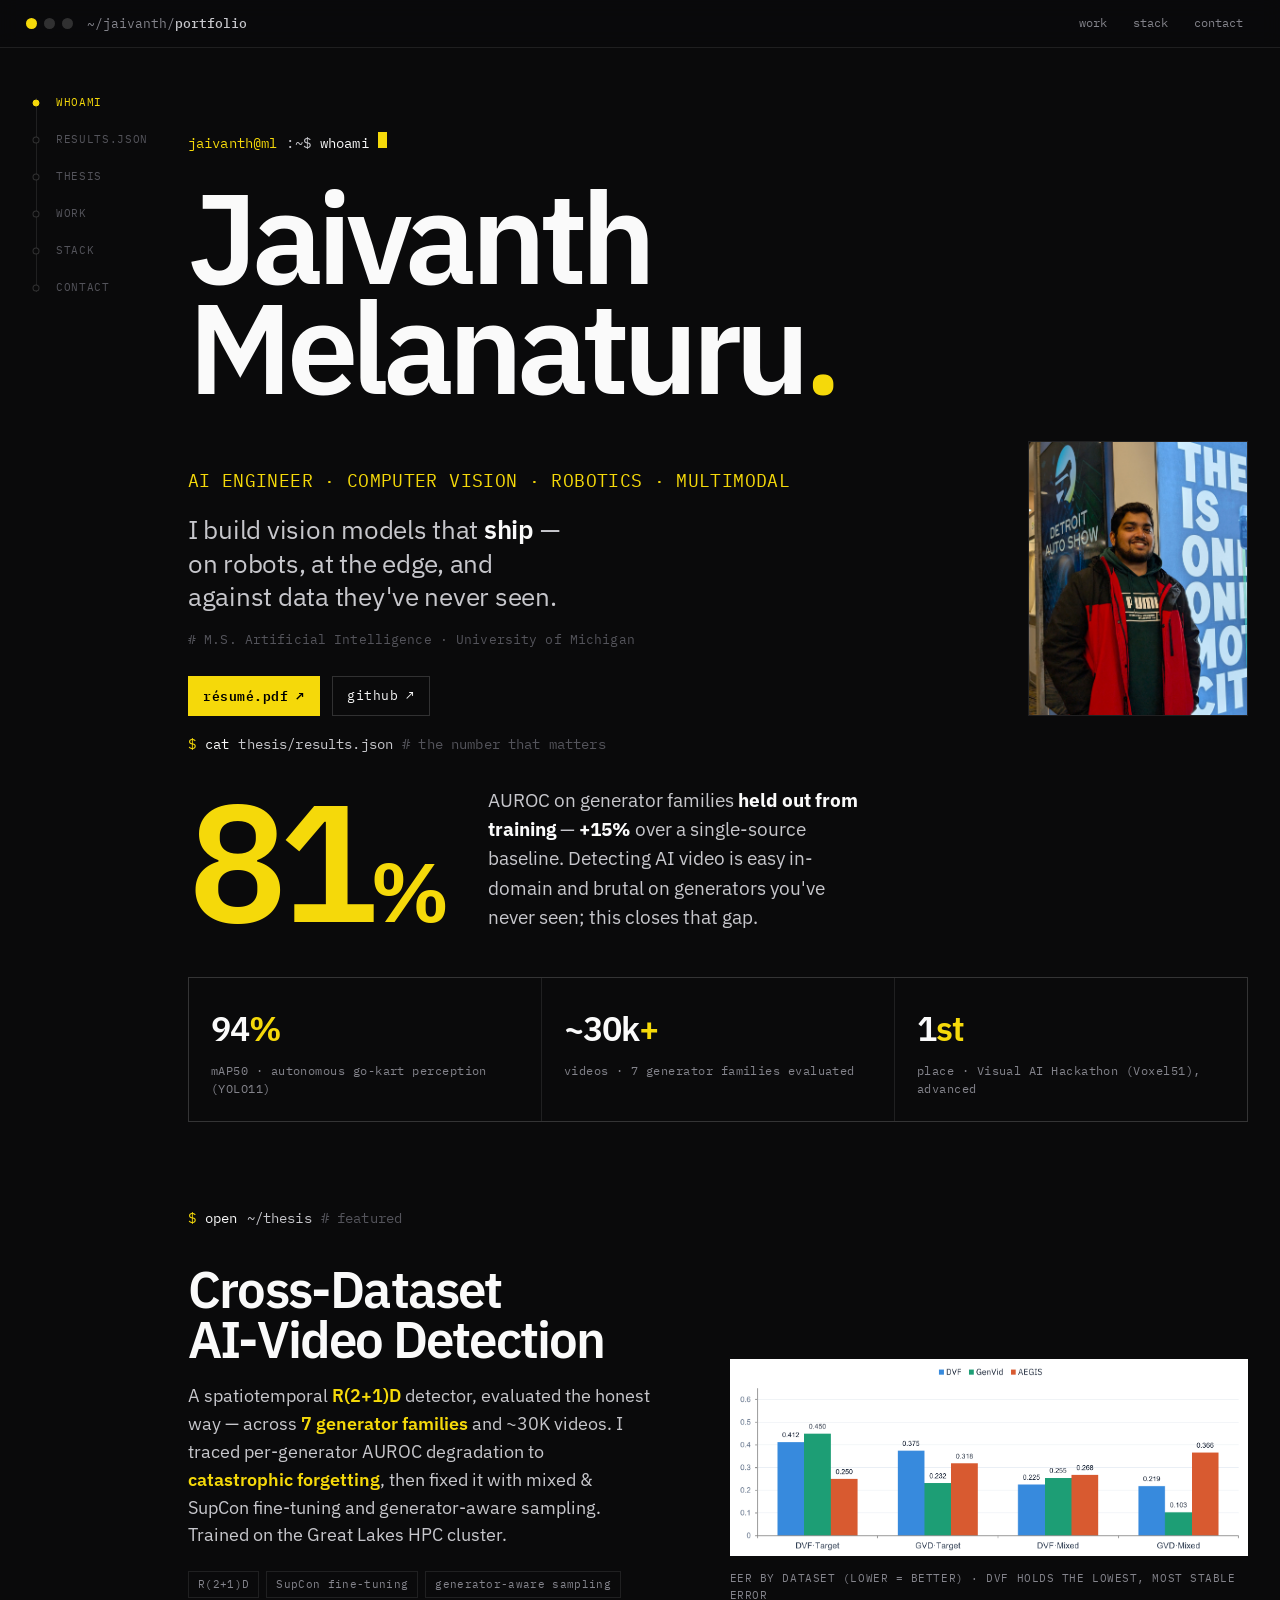
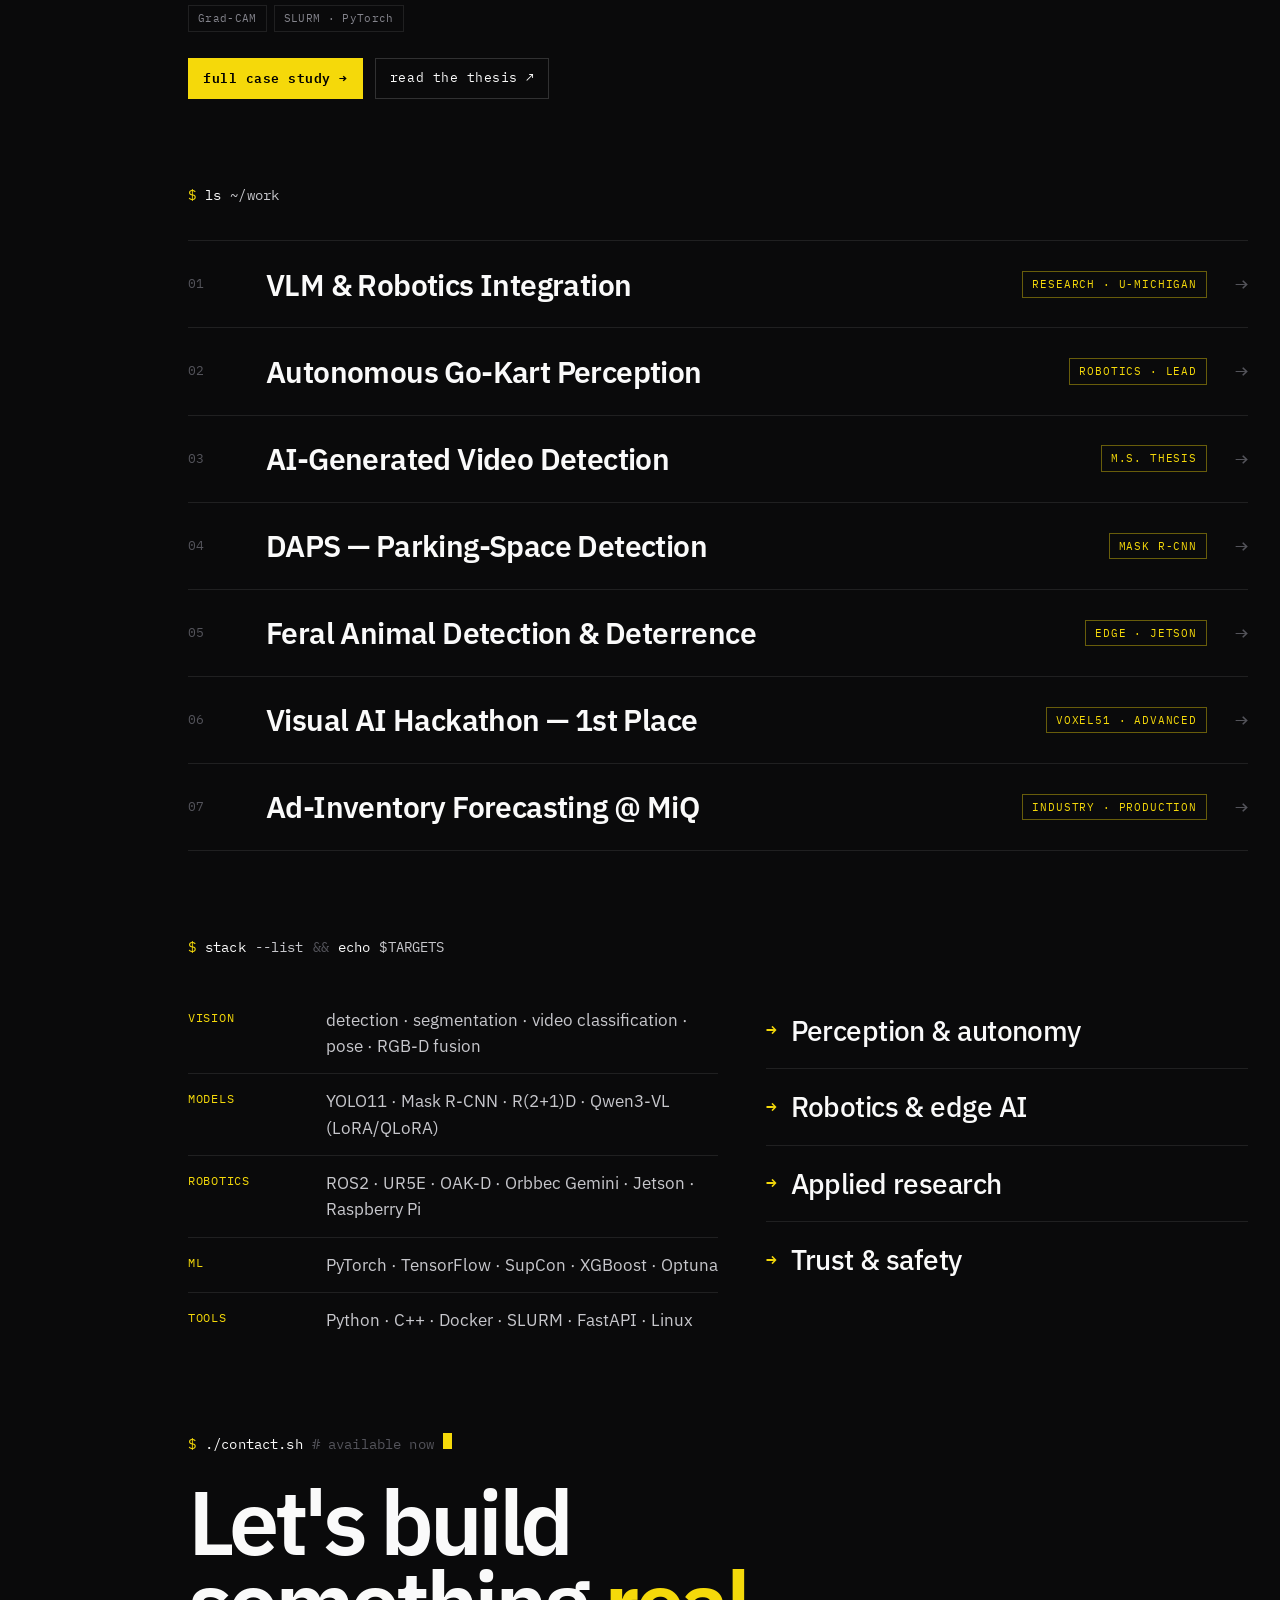
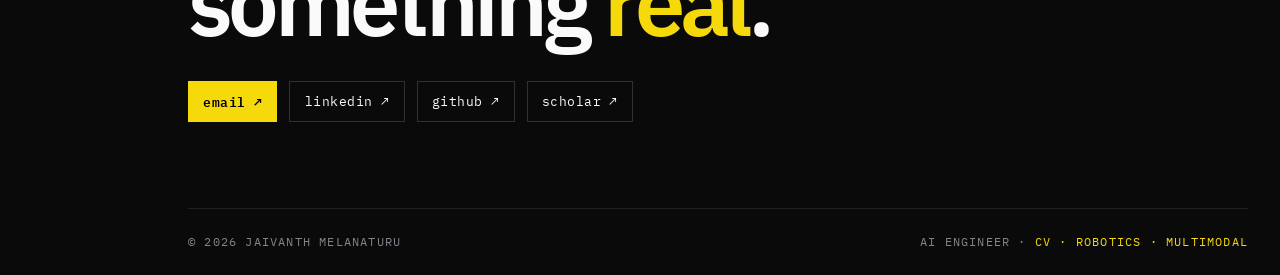
<file: index.html>
<!DOCTYPE html>
<html lang="en">
<head>
<meta charset="UTF-8" />
<meta name="viewport" content="width=device-width, initial-scale=1.0" />
<title>Jaivanth Melanaturu — AI Engineer · Computer Vision, Robotics, Multimodal</title>
<meta name="description" content="Jaivanth Melanaturu — AI Engineer specializing in computer vision, robotics perception, and multimodal ML. M.S. Artificial Intelligence, University of Michigan." />
<meta name="author" content="Jaivanth Melanaturu" />
<meta name="theme-color" content="#0A0A0B" />

<!-- Open Graph / social -->
<meta property="og:type" content="website" />
<meta property="og:title" content="Jaivanth Melanaturu — AI Engineer" />
<meta property="og:description" content="Computer vision, robotics perception & multimodal ML. Vision models that ship — on robots, at the edge, and against data they've never seen." />
<meta name="twitter:card" content="summary_large_image" />

<link rel="icon" href="data:image/svg+xml,%3Csvg%20xmlns='http://www.w3.org/2000/svg'%20viewBox='0%200%2032%2032'%3E%3Crect%20width='32'%20height='32'%20fill='%230A0A0B'/%3E%3Ctext%20x='16'%20y='23'%20font-family='monospace'%20font-size='20'%20font-weight='700'%20fill='%23F5D90A'%20text-anchor='middle'%3EJ%3C/text%3E%3C/svg%3E" />

<link rel="preconnect" href="https://fonts.googleapis.com" />
<link rel="preconnect" href="https://fonts.gstatic.com" crossorigin />

<style>
/* ============================================================
   Jaivanth Melanaturu — Portfolio · tokens & primitives
   ============================================================ */
@import url('https://fonts.googleapis.com/css2?family=IBM+Plex+Sans:wght@300;400;500;600;700&family=IBM+Plex+Mono:wght@400;500;600&display=swap');

:root {
  --bg:#0A0A0B; --bg-2:#0E0E10; --panel:#141417; --panel-2:#1A1A1E;
  --line:rgba(255,255,255,0.09); --line-2:rgba(255,255,255,0.16);
  --text:#FAFAFA; --text-2:#C7C7CC; --muted:#84848C; --faint:#54545B;
  --acc:#F5D90A; --acc-2:#FCE35A; --acc-dim:rgba(245,217,10,0.14); --acc-line:rgba(245,217,10,0.40);
  --ok:#5CD08A;
  --sans:'IBM Plex Sans',system-ui,sans-serif; --mono:'IBM Plex Mono',ui-monospace,monospace;
  --maxw:1180px;
}
* { box-sizing:border-box; }
html { -webkit-text-size-adjust:100%; scroll-behavior:smooth; }
body {
  margin:0; background:var(--bg); color:var(--text);
  font-family:var(--sans); font-size:18px; line-height:1.55;
  -webkit-font-smoothing:antialiased; text-rendering:optimizeLegibility;
}
::selection { background:var(--acc); color:#000; }
a { color:inherit; text-decoration:none; }
a:hover { color:var(--acc); }
h1,h2,h3,h4 { margin:0; font-weight:600; letter-spacing:-0.02em; line-height:1.05; }
p { margin:0; }
img { display:block; max-width:100%; }

.mono { font-family:var(--mono); font-size:12px; letter-spacing:.10em; text-transform:uppercase; color:var(--muted); }
.acc { color:var(--acc); }

.btn {
  display:inline-flex; align-items:center; gap:.6em;
  font-family:var(--mono); font-size:13px; letter-spacing:.04em;
  padding:.7em 1.1em; border:1px solid var(--line-2); color:var(--text);
  background:transparent; cursor:pointer;
  transition:border-color .18s,color .18s,background .18s,transform .12s;
}
.btn:hover { border-color:var(--acc-line); color:var(--acc); }
.btn:active { transform:translateY(1px); }
.btn--solid { background:var(--acc); color:#000; border-color:var(--acc); font-weight:600; }
.btn--solid:hover { background:var(--acc-2); color:#000; border-color:var(--acc-2); }
.btn .arr { transition:transform .18s; }
.btn:hover .arr { transform:translate(2px,-2px); }

.ph {
  position:relative; display:flex; align-items:center; justify-content:center;
  background:repeating-linear-gradient(135deg,rgba(255,255,255,0.028) 0 10px,rgba(255,255,255,0.00) 10px 20px),var(--panel);
  border:1px solid var(--line); overflow:hidden; color:var(--muted);
}
.ph__tag {
  font-family:var(--mono); font-size:11.5px; letter-spacing:.08em; color:var(--muted);
  padding:5px 9px; border:1px solid var(--line); background:var(--bg); text-transform:uppercase;
}
.ph::before { content:""; position:absolute; inset:9px; border:1px dashed var(--line); pointer-events:none; }
.ticks::before,.ticks::after { content:""; position:absolute; width:7px; height:7px; border:1px solid var(--acc-line); }

.wrap { width:100%; max-width:var(--maxw); margin:0 auto; padding:0 32px; }

/* ---- editor bar ---- */
.bar {
  position:sticky; top:0; z-index:50; display:flex; align-items:center; gap:14px;
  height:48px; padding:0 26px; background:rgba(10,10,11,0.82); backdrop-filter:blur(10px);
  border-bottom:1px solid var(--line);
}
.bar .dots { display:flex; gap:7px; }
.bar .dots i { width:11px; height:11px; border-radius:50%; background:var(--line-2); display:block; }
.bar .dots i:first-child { background:var(--acc); }
.bar .path { font-family:var(--mono); font-size:12.5px; color:var(--muted); }
.bar .path b { color:var(--text-2); font-weight:500; }
.bar nav { margin-left:auto; display:flex; gap:4px; }
.bar nav a { font-family:var(--mono); font-size:12px; color:var(--muted); padding:6px 11px; transition:color .15s; }
.bar nav a:hover { color:var(--acc); }

/* ---- bash command line ---- */
.cmd { font-family:var(--mono); font-size:14px; letter-spacing:.01em; display:flex; flex-wrap:wrap; align-items:baseline; gap:9px; color:var(--text-2); }
.cmd .p { color:var(--acc); }
.cmd .c { color:var(--text); }
.cmd .hash { color:var(--faint); }
.cur { display:inline-block; width:9px; height:16px; background:var(--acc); vertical-align:-2px; animation:bl 1.1s steps(1) infinite; }
@keyframes bl { 50% { opacity:0; } }

.wrap-page { width:100%; max-width:1140px; margin:0 auto; padding:0 32px; }
section { padding:0 0 86px; }

/* ---- HERO ---- */
.hero { padding:84px 0 0; }
.hero h1 { font-size:clamp(52px,10vw,150px); font-weight:600; letter-spacing:-0.05em; line-height:0.86; margin:26px 0 0; }
.hero h1 .y { color:var(--acc); }
.herorow { display:grid; grid-template-columns:1fr auto; gap:40px; align-items:end; margin-top:40px; }
.hero .role { font-family:var(--mono); font-size:clamp(14px,1.6vw,18px); color:var(--acc); letter-spacing:.02em; }
.hero .lede { font-size:clamp(20px,2.2vw,26px); color:var(--text-2); max-width:24ch; margin-top:18px; line-height:1.3; letter-spacing:-0.01em; }
.hero .lede b { color:var(--text); font-weight:600; }
.hero .who { display:flex; flex-direction:column; align-items:flex-end; gap:16px; }
.hero .ph.por { width:188px; aspect-ratio:4/5; }
.hero .cta { display:flex; gap:12px; }

/* ---- proof ---- */
.proof { padding-top:18px; }
.proof .big { display:grid; grid-template-columns:auto 1fr; gap:48px; align-items:center; margin-top:30px; }
.proof .huge { font-size:clamp(74px,13vw,188px); font-weight:600; letter-spacing:-0.055em; line-height:0.8; white-space:nowrap; }
.proof .huge .f { color:var(--faint); }
.proof .huge .t { color:var(--acc); }
.proof .cap { font-size:19px; color:var(--text-2); max-width:34ch; }
.proof .cap b { color:var(--text); }
.proof .tiles { display:grid; grid-template-columns:repeat(3,1fr); gap:1px; background:var(--line); border:1px solid var(--line); margin-top:44px; }
.proof .tiles .t3 { background:var(--bg); padding:24px 22px; }
.proof .tiles .n { font-size:34px; font-weight:600; letter-spacing:-0.03em; }
.proof .tiles .n .y { color:var(--acc); }
.proof .tiles .l { font-family:var(--mono); font-size:11.5px; color:var(--muted); margin-top:8px; letter-spacing:.04em; line-height:1.5; }

.sh { margin-bottom:34px; }

/* ---- thesis ---- */
.thesis { display:grid; grid-template-columns:1fr 1.05fr; gap:48px; align-items:center; }
.thesis h2 { font-size:clamp(30px,4vw,52px); letter-spacing:-0.035em; line-height:0.98; }
.thesis p { font-size:18px; color:var(--text-2); margin-top:18px; max-width:42ch; }
.thesis p .hi { color:var(--acc); font-weight:600; }
.thesis .chips { display:flex; flex-wrap:wrap; gap:7px; margin-top:22px; }
.chip { font-family:var(--mono); font-size:11px; color:var(--muted); border:1px solid var(--line); padding:4px 9px; letter-spacing:.03em; }
.thesis .btn { margin-top:26px; }
.figcol { display:grid; gap:14px; }
.figcol .ph.chart { aspect-ratio:16/10; }
.figcol .fr { display:grid; grid-template-columns:repeat(3,1fr); gap:14px; }
.figcol .fr .ph { aspect-ratio:1; }

/* ---- work ---- */
.work { border-top:1px solid var(--line); }
.wrow { display:grid; grid-template-columns:50px 1fr auto auto; gap:28px; align-items:center; padding:26px 0; border-bottom:1px solid var(--line); transition:background .15s,padding-left .2s; }
.wrow:hover { background:var(--bg-2); padding-left:14px; color:inherit; }
.wrow .num { font-family:var(--mono); font-size:13px; color:var(--faint); }
.wrow h3 { font-size:clamp(22px,2.6vw,30px); font-weight:600; letter-spacing:-0.02em; }
.wrow .tag { font-family:var(--mono); font-size:10.5px; color:var(--acc); letter-spacing:.08em; text-transform:uppercase; border:1px solid var(--acc-line); padding:4px 9px; white-space:nowrap; }
.wrow .go { font-family:var(--mono); font-size:22px; color:var(--faint); transition:color .15s,transform .15s; }
.wrow:hover .go { color:var(--acc); transform:translate(3px,-3px); }

/* ---- stack + targets ---- */
.duo { display:grid; grid-template-columns:1.1fr 1fr; gap:48px; }
.stack .row { display:flex; gap:18px; padding:14px 0; border-bottom:1px solid var(--line); }
.stack .row:last-child { border-bottom:0; }
.stack .k { font-family:var(--mono); font-size:12px; color:var(--acc); width:120px; flex-shrink:0; letter-spacing:.06em; text-transform:uppercase; padding-top:2px; }
.stack .v { font-size:17px; color:var(--text-2); }
.targets ul { list-style:none; margin:0; padding:0; }
.targets li { font-size:clamp(20px,2.4vw,28px); font-weight:500; letter-spacing:-0.02em; padding:16px 0; border-bottom:1px solid var(--line); display:flex; align-items:center; gap:14px; }
.targets li:last-child { border-bottom:0; }
.targets li::before { content:"→"; color:var(--acc); font-family:var(--mono); font-size:18px; }

/* ---- contact ---- */
.contact h2 { font-size:clamp(40px,7vw,98px); font-weight:600; letter-spacing:-0.05em; line-height:0.9; max-width:14ch; margin-top:26px; }
.contact h2 .y { color:var(--acc); }
.contact .links { display:flex; flex-wrap:wrap; gap:12px; margin-top:38px; }

footer { border-top:1px solid var(--line); padding:24px 0; display:flex; justify-content:space-between; flex-wrap:wrap; gap:10px; }
footer a:hover { color:var(--acc); }

@media (max-width:860px) {
  .herorow,.proof .big,.thesis,.duo { grid-template-columns:1fr; gap:28px; }
  .hero .who { align-items:flex-start; }
  .proof .tiles { grid-template-columns:1fr; }
  .wrow { grid-template-columns:32px 1fr auto; }
  .wrow .tag { display:none; }
}
@media (prefers-reduced-motion:reduce) { *{ transition:none !important; animation:none !important; } html{ scroll-behavior:auto; } }

/* ---- left progress nav ---- */
.layout { display:flex; align-items:flex-start; gap:8px; width:100%; }
.toc { flex:0 0 128px; position:sticky; top:88px; display:flex; flex-direction:column; gap:20px; padding:6px 0 6px 22px; margin-left:14px; }
.toc-line { position:absolute; left:22px; top:10px; bottom:10px; width:1px; background:var(--line); }
.toc-fill { position:absolute; top:0; left:0; width:100%; background:var(--acc-line); transition:height .1s linear; }
.toc-item { position:relative; padding-left:20px; font-family:var(--mono); font-size:11px; letter-spacing:.06em; text-transform:uppercase; color:var(--faint); transition:color .18s; white-space:nowrap; }
.toc-item:hover { color:var(--text-2); }
.toc-item .d { position:absolute; left:0; top:50%; transform:translate(-50%,-50%); width:7px; height:7px; border-radius:50%; background:var(--bg); border:1px solid var(--line-2); transition:background .18s,border-color .18s; }
.toc-item.active { color:var(--acc); }
.toc-item.active .d { background:var(--acc); border-color:var(--acc); }
.layout .wrap-page { flex:1 1 auto; min-width:0; margin:0 auto; }

@media (max-width:900px) {
  .toc { display:none; }
}
</style>
</head>
<body>

<div class="bar">
  <span class="dots"><i></i><i></i><i></i></span>
  <span class="path">~/jaivanth/<b>portfolio</b></span>
  <nav>
    <a href="#work">work</a>
    <a href="#stack">stack</a>
    <a href="#contact">contact</a>
  </nav>
</div>

<div class="layout">
<nav class="toc" aria-label="Page sections">
  <div class="toc-line"><div class="toc-fill"></div></div>
  <a href="#top" class="toc-item" data-target="top"><span class="d"></span>whoami</a>
  <a href="#proof" class="toc-item" data-target="proof"><span class="d"></span>results.json</a>
  <a href="#thesis" class="toc-item" data-target="thesis"><span class="d"></span>thesis</a>
  <a href="#work" class="toc-item" data-target="work"><span class="d"></span>work</a>
  <a href="#stack" class="toc-item" data-target="stack"><span class="d"></span>stack</a>
  <a href="#contact" class="toc-item" data-target="contact"><span class="d"></span>contact</a>
</nav>

<div class="wrap-page">

  <!-- HERO -->
  <section class="hero" id="top">
    <div class="cmd"><span class="p">jaivanth@ml</span><span>:~$</span> <span class="c">whoami</span><span class="cur"></span></div>
    <h1>Jaivanth<br/>Melanaturu<span class="y">.</span></h1>
    <div class="herorow">
      <div>
        <div class="role">AI ENGINEER · COMPUTER VISION · ROBOTICS · MULTIMODAL</div>
        <p class="lede">I build vision models that <b>ship</b> — on robots, at the edge, and against data they've never seen.</p>
        <div class="cmd" style="margin-top:16px;font-size:12.5px"><span class="hash"># M.S. Artificial Intelligence · University of Michigan</span></div>
        <div class="cta" style="margin-top:26px">
          <a class="btn btn--solid" href="resume.pdf" target="_blank" rel="noopener">résumé.pdf <span class="arr">↗</span></a>
          <a class="btn" href="https://github.com/jai1th" target="_blank" rel="noopener">github <span class="arr">↗</span></a>
        </div>
      </div>
      <div class="who">
        <img class="por" src="assets/headshot.jpg" alt="Jaivanth Melanaturu" style="width:220px; aspect-ratio:4/5; object-fit:cover; border:1px solid var(--line);" />
      </div>
    </div>
  </section>

  <!-- PROOF -->
  <section class="proof" id="proof">
    <div class="cmd"><span class="p">$</span> <span class="c">cat</span> thesis/results.json <span class="hash"># the number that matters</span></div>
    <div class="big">
      <div class="huge"><span class="t">81<span style="font-size:0.5em">%</span></span></div>
      <p class="cap">AUROC on generator families <b>held out from training</b> — <b>+15%</b> over a single-source baseline. Detecting AI video is easy in-domain and brutal on generators you've never seen; this closes that gap.</p>
    </div>
    <div class="tiles">
      <div class="t3"><div class="n">94<span class="y">%</span></div><div class="l">mAP50 · autonomous go-kart perception (YOLO11)</div></div>
      <div class="t3"><div class="n">~30k<span class="y">+</span></div><div class="l">videos · 7 generator families evaluated</div></div>
      <div class="t3"><div class="n">1<span class="y">st</span></div><div class="l">place · Visual AI Hackathon (Voxel51), advanced</div></div>
    </div>
  </section>

  <!-- THESIS -->
  <section id="thesis">
    <div class="sh"><div class="cmd"><span class="p">$</span> <span class="c">open</span> ~/thesis <span class="hash"># featured</span></div></div>
    <div class="thesis">
      <div>
        <h2>Cross-Dataset<br/>AI-Video Detection</h2>
        <p>A spatiotemporal <span class="hi">R(2+1)D</span> detector, evaluated the honest way — across <span class="hi">7 generator families</span> and ~30K videos. I traced per-generator AUROC degradation to <span class="hi">catastrophic forgetting</span>, then fixed it with mixed &amp; SupCon fine-tuning and generator-aware sampling. Trained on the Great Lakes HPC cluster.</p>
        <div class="chips"><span class="chip">R(2+1)D</span><span class="chip">SupCon fine-tuning</span><span class="chip">generator-aware sampling</span><span class="chip">Grad-CAM</span><span class="chip">SLURM · PyTorch</span></div>
        <div style="display:flex; gap:12px; flex-wrap:wrap; margin-top:26px">
          <a class="btn btn--solid" href="projects/video-detection.html" style="margin-top:0">full case study <span class="arr">→</span></a>
          <a class="btn" href="https://doi.org/10.7302/dspace/29187" target="_blank" rel="noopener" style="margin-top:0">read the thesis <span class="arr">↗</span></a>
        </div>
      </div>
      <div class="figcol">
        <img src="assets/thesis-eer.png" alt="Equal Error Rate by dataset across fine-tuning configurations — DVF lowest" style="width:100%; border:1px solid var(--line); background:#fff; display:block;" />
        <div class="mono" style="font-size:11px; letter-spacing:.05em; color:var(--muted);">EER by dataset (lower = better) · DVF holds the lowest, most stable error</div>
      </div>
    </div>
  </section>

  <!-- WORK -->
  <section id="work">
    <div class="sh"><div class="cmd"><span class="p">$</span> <span class="c">ls</span> ~/work</div></div>
    <div class="work">
      <a class="wrow" href="projects/vlm-robotics.html">
        <span class="num">01</span><h3>VLM &amp; Robotics Integration</h3><span class="tag">Research · U-Michigan</span><span class="go">→</span>
      </a>
      <a class="wrow" href="projects/kart-perception.html">
        <span class="num">02</span><h3>Autonomous Go-Kart Perception</h3><span class="tag">Robotics · Lead</span><span class="go">→</span>
      </a>
      <a class="wrow" href="projects/video-detection.html">
        <span class="num">03</span><h3>AI-Generated Video Detection</h3><span class="tag">M.S. Thesis</span><span class="go">→</span>
      </a>
      <a class="wrow" href="projects/daps.html">
        <span class="num">04</span><h3>DAPS — Parking-Space Detection</h3><span class="tag">Mask R-CNN</span><span class="go">→</span>
      </a>
      <a class="wrow" href="projects/feral-animal.html">
        <span class="num">05</span><h3>Feral Animal Detection &amp; Deterrence</h3><span class="tag">Edge · Jetson</span><span class="go">→</span>
      </a>
      <a class="wrow" href="projects/voxel51.html">
        <span class="num">06</span><h3>Visual AI Hackathon — 1st Place</h3><span class="tag">Voxel51 · Advanced</span><span class="go">→</span>
      </a>
      <a class="wrow" href="projects/miq-forecasting.html">
        <span class="num">07</span><h3>Ad-Inventory Forecasting @ MiQ</h3><span class="tag">Industry · Production</span><span class="go">→</span>
      </a>
    </div>
  </section>

  <!-- STACK + TARGETS -->
  <section id="stack">
    <div class="sh"><div class="cmd"><span class="p">$</span> <span class="c">stack</span> --list <span class="hash">&amp;&amp;</span> <span class="c">echo</span> $TARGETS</div></div>
    <div class="duo">
      <div class="stack">
        <div class="row"><span class="k">vision</span><span class="v">detection · segmentation · video classification · pose · RGB-D fusion</span></div>
        <div class="row"><span class="k">models</span><span class="v">YOLO11 · Mask R-CNN · R(2+1)D · Qwen3-VL (LoRA/QLoRA)</span></div>
        <div class="row"><span class="k">robotics</span><span class="v">ROS2 · UR5E · OAK-D · Orbbec Gemini · Jetson · Raspberry Pi</span></div>
        <div class="row"><span class="k">ml</span><span class="v">PyTorch · TensorFlow · SupCon · XGBoost · Optuna</span></div>
        <div class="row"><span class="k">tools</span><span class="v">Python · C++ · Docker · SLURM · FastAPI · Linux</span></div>
      </div>
      <div class="targets">
        <ul>
          <li>Perception &amp; autonomy</li>
          <li>Robotics &amp; edge AI</li>
          <li>Applied research</li>
          <li>Trust &amp; safety</li>
        </ul>
      </div>
    </div>
  </section>

  <!-- CONTACT -->
  <section class="contact" id="contact">
    <div class="cmd"><span class="p">$</span> <span class="c">./contact.sh</span> <span class="hash"># available now</span><span class="cur"></span></div>
    <h2>Let's build<br/>something <span class="y">real</span>.</h2>
    <div class="links">
      <a class="btn btn--solid" href="mailto:mjaivanth@outlook.com">email <span class="arr">↗</span></a>
      <a class="btn" href="https://linkedin.com/in/mjaivanth" target="_blank" rel="noopener">linkedin <span class="arr">↗</span></a>
      <a class="btn" href="https://github.com/jai1th" target="_blank" rel="noopener">github <span class="arr">↗</span></a>
      <a class="btn" href="https://scholar.google.com/citations?user=USm9NKIAAAAJ&hl=en" target="_blank" rel="noopener">scholar <span class="arr">↗</span></a>
    </div>
  </section>

  <footer>
    <span class="mono">© 2026 JAIVANTH MELANATURU</span>
    <span class="mono">AI ENGINEER · <span class="acc">CV · ROBOTICS · MULTIMODAL</span></span>
  </footer>
</div>
</div>

<script>
(function(){
  var items = Array.prototype.slice.call(document.querySelectorAll('.toc-item'));
  var targets = items.map(function(a){ return document.getElementById(a.dataset.target); }).filter(Boolean);
  var fill = document.querySelector('.toc-fill');

  function onScroll(){
    var y = window.scrollY + window.innerHeight * 0.3;
    var activeIdx = 0;
    for (var i = 0; i < targets.length; i++) {
      if (targets[i].offsetTop <= y) activeIdx = i;
    }
    items.forEach(function(a, i){ a.classList.toggle('active', i === activeIdx); });

    var docH = document.documentElement.scrollHeight - window.innerHeight;
    var pct = docH > 0 ? Math.min(1, Math.max(0, window.scrollY / docH)) : 0;
    if (fill) fill.style.height = (pct * 100) + '%';
  }

  window.addEventListener('scroll', onScroll, { passive: true });
  window.addEventListener('resize', onScroll);
  onScroll();
})();
</script>

</body>
</html>
</file>
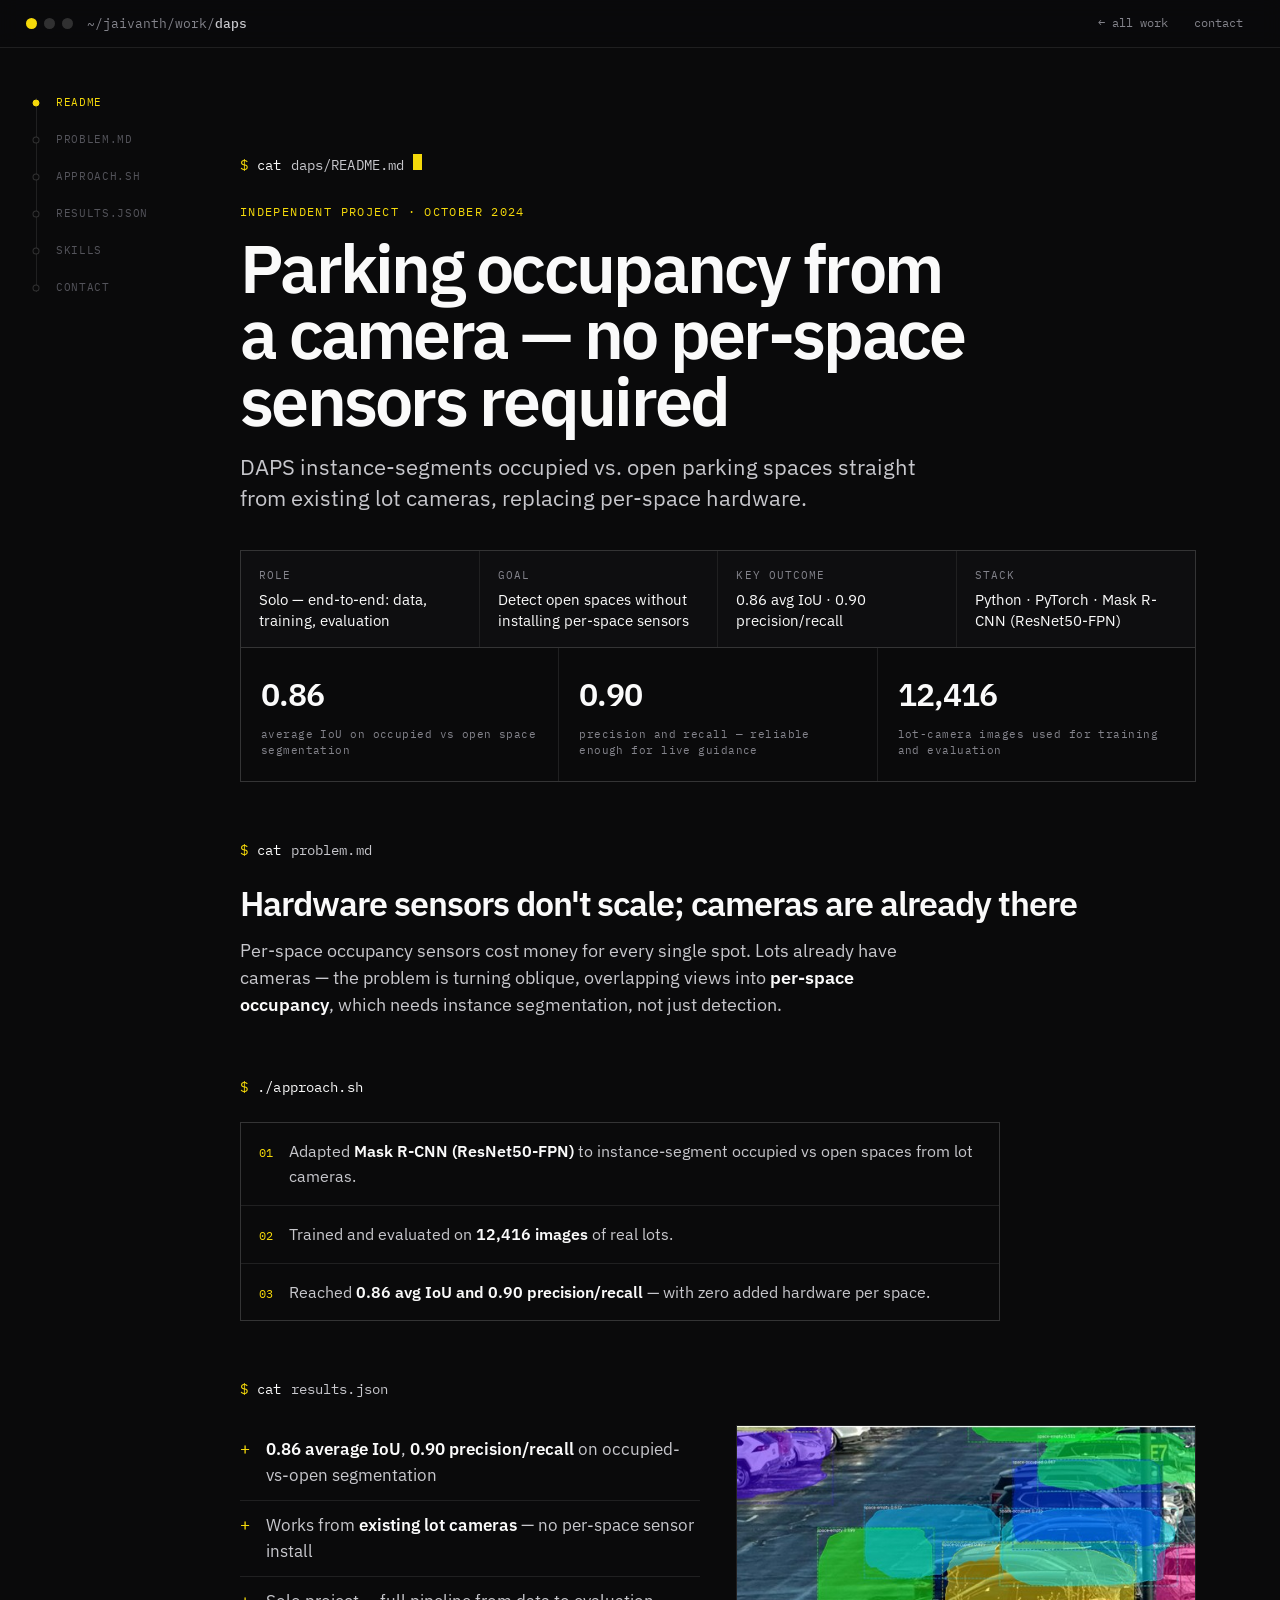
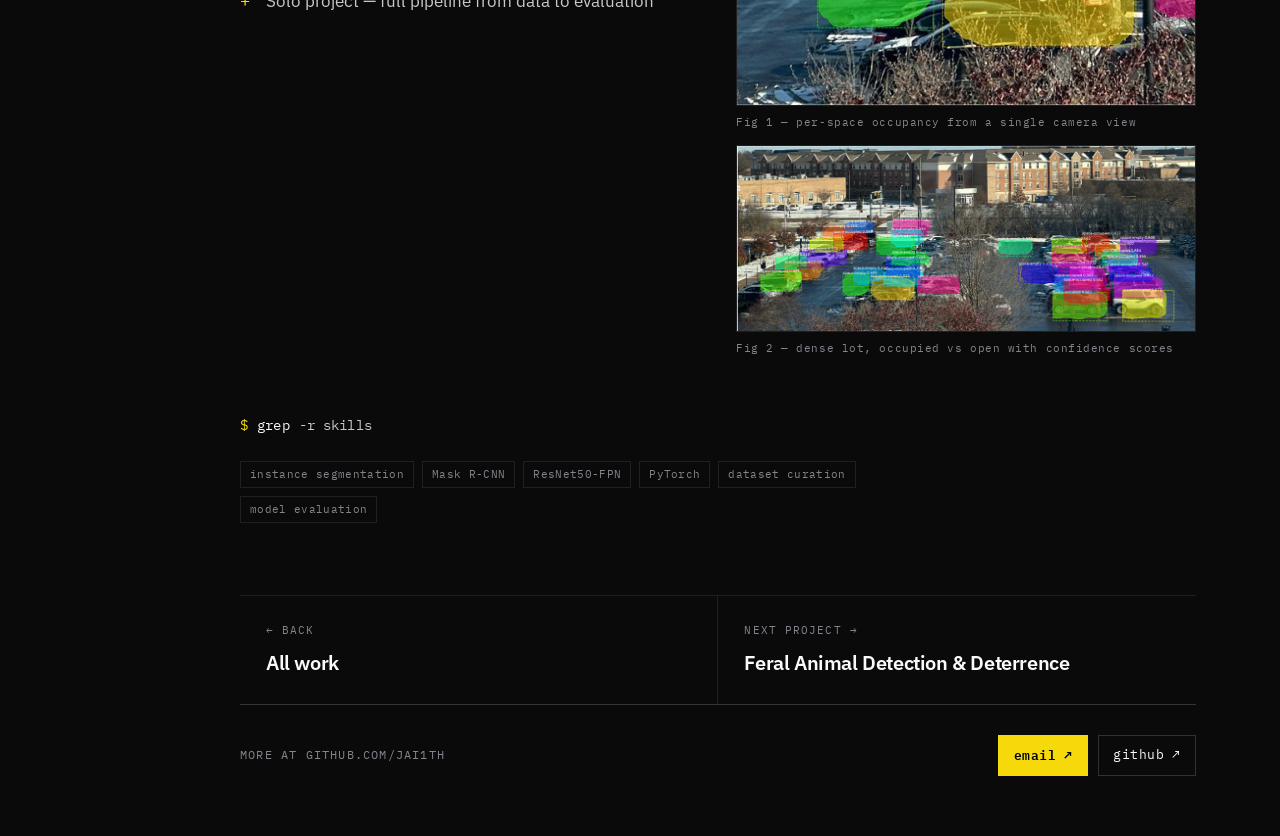
<file: projects/daps.html>
<!DOCTYPE html>
<html lang="en">
<head>
<meta charset="UTF-8" />
<meta name="viewport" content="width=device-width, initial-scale=1.0" />
<title>DAPS — Parking-Space Detection — Jaivanth Melanaturu</title>
<meta name="description" content="Instance segmentation of occupied vs open parking spaces with Mask R-CNN — 0.86 avg IoU, 0.90 precision/recall, no per-space hardware sensors." />
<link rel="stylesheet" href="../style.css" />
</head>
<body>

<div class="bar">
  <span class="dots"><i></i><i></i><i></i></span>
  <span class="path">~/jaivanth/work/<b>daps</b></span>
  <nav>
    <a href="../index.html#work">← all work</a>
    <a href="../index.html#contact">contact</a>
  </nav>
</div>

<div class="layout">
<nav class="toc" aria-label="Page sections">
  <div class="toc-line"><div class="toc-fill"></div></div>
  <a href="#top" class="toc-item" data-target="top"><span class="d"></span>README</a>
  <a href="#problem" class="toc-item" data-target="problem"><span class="d"></span>problem.md</a>
  <a href="#approach" class="toc-item" data-target="approach"><span class="d"></span>approach.sh</a>
  <a href="#results" class="toc-item" data-target="results"><span class="d"></span>results.json</a>
  <a href="#skills" class="toc-item" data-target="skills"><span class="d"></span>skills</a>
  <a href="#contact" class="toc-item" data-target="contact"><span class="d"></span>contact</a>
</nav>

<div class="wrap-page">

  <header class="pj-hero" id="top">
    <div class="cmd" style="padding-top:40px"><span class="p">$</span> <span class="c">cat</span> daps/README.md<span class="cur"></span></div>
    <div class="kick">Independent Project · October 2024</div>
    <h1>Parking occupancy from a camera — no per-space sensors required</h1>
    <p class="sub">DAPS instance-segments occupied vs. open parking spaces straight from existing lot cameras, replacing per-space hardware.</p>

    <div class="ov">
      <div><div class="k">Role</div><div class="v">Solo — end-to-end: data, training, evaluation</div></div>
      <div><div class="k">Goal</div><div class="v">Detect open spaces without installing per-space sensors</div></div>
      <div><div class="k">Key outcome</div><div class="v">0.86 avg IoU · 0.90 precision/recall</div></div>
      <div><div class="k">Stack</div><div class="v">Python · PyTorch · Mask R-CNN (ResNet50-FPN)</div></div>
    </div>
    <div class="mx">
      <div><div class="n">0.86</div><div class="l">average IoU on occupied vs open space segmentation</div></div>
      <div><div class="n">0.90</div><div class="l">precision and recall — reliable enough for live guidance</div></div>
      <div><div class="n">12,416</div><div class="l">lot-camera images used for training and evaluation</div></div>
    </div>
  </header>

  <section class="pj" id="problem">
    <div class="sh"><div class="cmd"><span class="p">$</span> <span class="c">cat</span> problem.md</div></div>
    <h2>Hardware sensors don't scale; cameras are already there</h2>
    <div class="prose">
      <p>Per-space occupancy sensors cost money for every single spot. Lots already have cameras — the problem is turning oblique, overlapping views into <b>per-space occupancy</b>, which needs instance segmentation, not just detection.</p>
    </div>
  </section>

  <section class="pj" id="approach">
    <div class="sh"><div class="cmd"><span class="p">$</span> <span class="c">./approach.sh</span></div></div>
    <div class="steps">
      <div><span class="sn">01</span><span class="st">Adapted <b>Mask R-CNN (ResNet50-FPN)</b> to instance-segment occupied vs open spaces from lot cameras.</span></div>
      <div><span class="sn">02</span><span class="st">Trained and evaluated on <b>12,416 images</b> of real lots.</span></div>
      <div><span class="sn">03</span><span class="st">Reached <b>0.86 avg IoU and 0.90 precision/recall</b> — with zero added hardware per space.</span></div>
    </div>
  </section>

  <section class="pj" id="results">
    <div class="sh"><div class="cmd"><span class="p">$</span> <span class="c">cat</span> results.json</div></div>
    <div class="res">
      <ul>
        <li><b>0.86 average IoU</b>, <b>0.90 precision/recall</b> on occupied-vs-open segmentation</li>
        <li>Works from <b>existing lot cameras</b> — no per-space sensor install</li>
        <li>Solo project — full pipeline from data to evaluation</li>
      </ul>
      <div>
        <img src="../assets/daps-2.jpg" alt="Parking lot with per-space occupancy — colored instance masks, space-empty / space-occupied labels" style="width:100%; border:1px solid var(--line); display:block;" />
        <div class="figcap" style="margin-bottom:14px;">Fig 1 — per-space occupancy from a single camera view</div>
        <img src="../assets/daps-1.png" alt="Wide parking-lot view with instance masks and occupancy confidence scores" style="width:100%; border:1px solid var(--line); display:block;" />
        <div class="figcap">Fig 2 — dense lot, occupied vs open with confidence scores</div>
      </div>
    </div>
  </section>

  <section class="pj" id="skills">
    <div class="sh"><div class="cmd"><span class="p">$</span> <span class="c">grep</span> -r skills</div></div>
    <div class="sk">
      <span class="chip">instance segmentation</span><span class="chip">Mask R-CNN</span><span class="chip">ResNet50-FPN</span><span class="chip">PyTorch</span><span class="chip">dataset curation</span><span class="chip">model evaluation</span>
    </div>
  </section>

  <footer class="pj-foot" id="contact">
    <div class="pj-next">
      <a href="../index.html#work"><span class="k">← Back</span><span class="t">All work</span></a>
      <a href="feral-animal.html"><span class="k">Next project →</span><span class="t">Feral Animal Detection &amp; Deterrence</span></a>
    </div>
    <div class="pj-cta">
      <span class="mono">More at github.com/jai1th</span>
      <div class="links">
        <a class="btn btn--solid" href="mailto:mjaivanth@outlook.com">email <span class="arr">↗</span></a>
        <a class="btn" href="https://github.com/jai1th" target="_blank" rel="noopener">github <span class="arr">↗</span></a>
      </div>
    </div>
  </footer>
</div>
</div>

<script>
(function(){
  var items = Array.prototype.slice.call(document.querySelectorAll('.toc-item'));
  var targets = items.map(function(a){ return document.getElementById(a.dataset.target); }).filter(Boolean);
  var fill = document.querySelector('.toc-fill');

  function onScroll(){
    var y = window.scrollY + window.innerHeight * 0.3;
    var activeIdx = 0;
    for (var i = 0; i < targets.length; i++) {
      if (targets[i].offsetTop <= y) activeIdx = i;
    }
    items.forEach(function(a, i){ a.classList.toggle('active', i === activeIdx); });

    var docH = document.documentElement.scrollHeight - window.innerHeight;
    var pct = docH > 0 ? Math.min(1, Math.max(0, window.scrollY / docH)) : 0;
    if (fill) fill.style.height = (pct * 100) + '%';
  }

  window.addEventListener('scroll', onScroll, { passive: true });
  window.addEventListener('resize', onScroll);
  onScroll();
})();
</script>

</body>
</html>
</file>
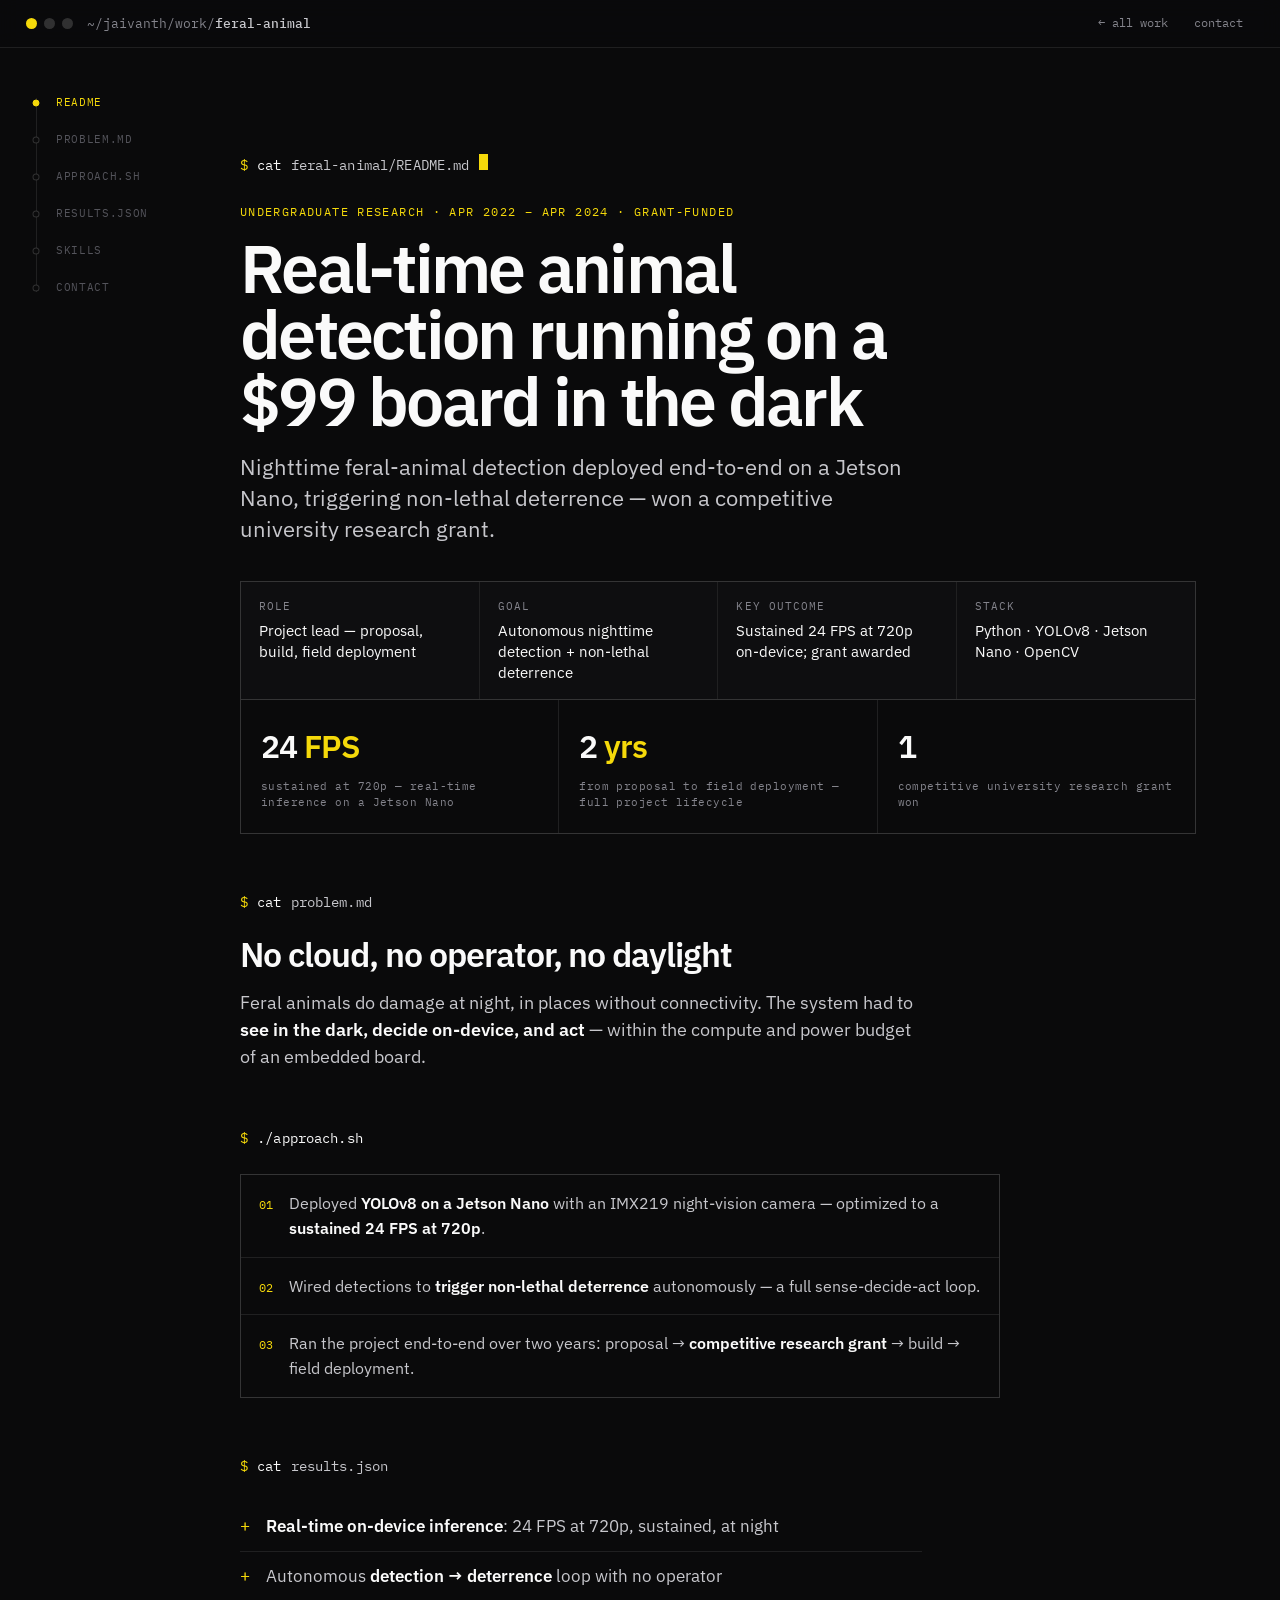
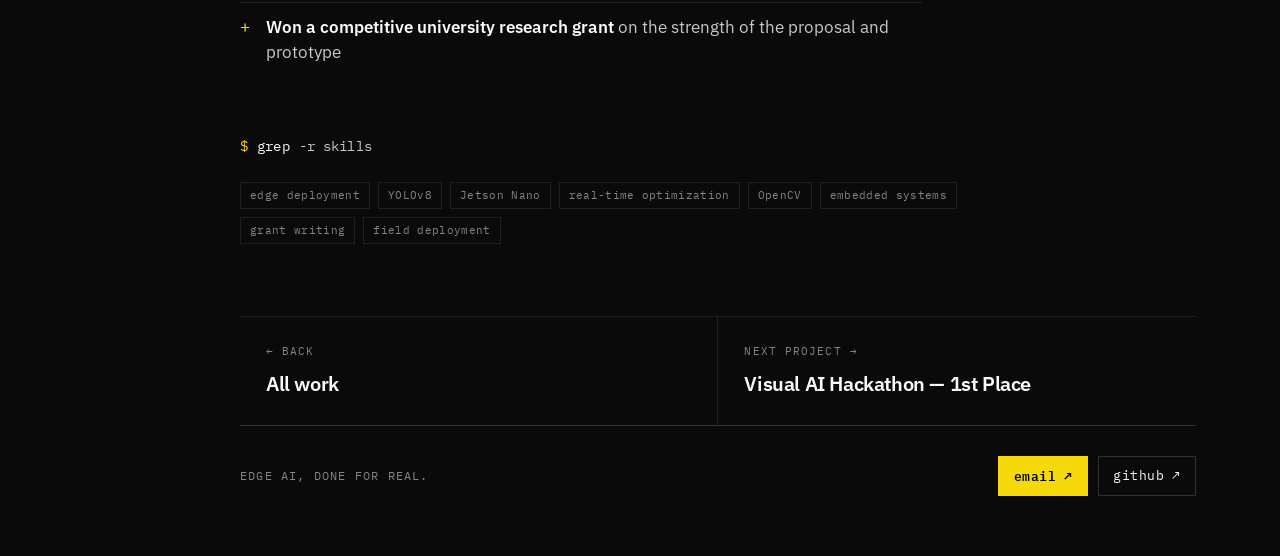
<file: projects/feral-animal.html>
<!DOCTYPE html>
<html lang="en">
<head>
<meta charset="UTF-8" />
<meta name="viewport" content="width=device-width, initial-scale=1.0" />
<title>Feral Animal Detection & Deterrence — Jaivanth Melanaturu</title>
<meta name="description" content="Grant-winning nighttime feral-animal detection deployed end-to-end on a Jetson Nano — YOLOv8 at a sustained 24 FPS at 720p, triggering non-lethal deterrence." />
<link rel="stylesheet" href="../style.css" />
</head>
<body>

<div class="bar">
  <span class="dots"><i></i><i></i><i></i></span>
  <span class="path">~/jaivanth/work/<b>feral-animal</b></span>
  <nav>
    <a href="../index.html#work">← all work</a>
    <a href="../index.html#contact">contact</a>
  </nav>
</div>

<div class="layout">
<nav class="toc" aria-label="Page sections">
  <div class="toc-line"><div class="toc-fill"></div></div>
  <a href="#top" class="toc-item" data-target="top"><span class="d"></span>README</a>
  <a href="#problem" class="toc-item" data-target="problem"><span class="d"></span>problem.md</a>
  <a href="#approach" class="toc-item" data-target="approach"><span class="d"></span>approach.sh</a>
  <a href="#results" class="toc-item" data-target="results"><span class="d"></span>results.json</a>
  <a href="#skills" class="toc-item" data-target="skills"><span class="d"></span>skills</a>
  <a href="#contact" class="toc-item" data-target="contact"><span class="d"></span>contact</a>
</nav>

<div class="wrap-page">

  <header class="pj-hero" id="top">
    <div class="cmd" style="padding-top:40px"><span class="p">$</span> <span class="c">cat</span> feral-animal/README.md<span class="cur"></span></div>
    <div class="kick">Undergraduate Research · Apr 2022 – Apr 2024 · Grant-Funded</div>
    <h1>Real-time animal detection running on a $99 board in the dark</h1>
    <p class="sub">Nighttime feral-animal detection deployed end-to-end on a Jetson Nano, triggering non-lethal deterrence — won a competitive university research grant.</p>

    <div class="ov">
      <div><div class="k">Role</div><div class="v">Project lead — proposal, build, field deployment</div></div>
      <div><div class="k">Goal</div><div class="v">Autonomous nighttime detection + non-lethal deterrence</div></div>
      <div><div class="k">Key outcome</div><div class="v">Sustained 24 FPS at 720p on-device; grant awarded</div></div>
      <div><div class="k">Stack</div><div class="v">Python · YOLOv8 · Jetson Nano · OpenCV</div></div>
    </div>
    <div class="mx">
      <div><div class="n">24 <span class="y">FPS</span></div><div class="l">sustained at 720p — real-time inference on a Jetson Nano</div></div>
      <div><div class="n">2 <span class="y">yrs</span></div><div class="l">from proposal to field deployment — full project lifecycle</div></div>
      <div><div class="n">1</div><div class="l">competitive university research grant won</div></div>
    </div>
  </header>

  <section class="pj" id="problem">
    <div class="sh"><div class="cmd"><span class="p">$</span> <span class="c">cat</span> problem.md</div></div>
    <h2>No cloud, no operator, no daylight</h2>
    <div class="prose">
      <p>Feral animals do damage at night, in places without connectivity. The system had to <b>see in the dark, decide on-device, and act</b> — within the compute and power budget of an embedded board.</p>
    </div>
  </section>

  <section class="pj" id="approach">
    <div class="sh"><div class="cmd"><span class="p">$</span> <span class="c">./approach.sh</span></div></div>
    <div class="steps">
      <div><span class="sn">01</span><span class="st">Deployed <b>YOLOv8 on a Jetson Nano</b> with an IMX219 night-vision camera — optimized to a <b>sustained 24 FPS at 720p</b>.</span></div>
      <div><span class="sn">02</span><span class="st">Wired detections to <b>trigger non-lethal deterrence</b> autonomously — a full sense-decide-act loop.</span></div>
      <div><span class="sn">03</span><span class="st">Ran the project end-to-end over two years: proposal → <b>competitive research grant</b> → build → field deployment.</span></div>
    </div>
  </section>

  <section class="pj" id="results">
    <div class="sh"><div class="cmd"><span class="p">$</span> <span class="c">cat</span> results.json</div></div>
    <ul class="res-list">
        <li><b>Real-time on-device inference</b>: 24 FPS at 720p, sustained, at night</li>
        <li>Autonomous <b>detection → deterrence</b> loop with no operator</li>
        <li><b>Won a competitive university research grant</b> on the strength of the proposal and prototype</li>
      </ul>
  </section>

  <section class="pj" id="skills">
    <div class="sh"><div class="cmd"><span class="p">$</span> <span class="c">grep</span> -r skills</div></div>
    <div class="sk">
      <span class="chip">edge deployment</span><span class="chip">YOLOv8</span><span class="chip">Jetson Nano</span><span class="chip">real-time optimization</span><span class="chip">OpenCV</span><span class="chip">embedded systems</span><span class="chip">grant writing</span><span class="chip">field deployment</span>
    </div>
  </section>

  <footer class="pj-foot" id="contact">
    <div class="pj-next">
      <a href="../index.html#work"><span class="k">← Back</span><span class="t">All work</span></a>
      <a href="voxel51.html"><span class="k">Next project →</span><span class="t">Visual AI Hackathon — 1st Place</span></a>
    </div>
    <div class="pj-cta">
      <span class="mono">Edge AI, done for real.</span>
      <div class="links">
        <a class="btn btn--solid" href="mailto:mjaivanth@outlook.com">email <span class="arr">↗</span></a>
        <a class="btn" href="https://github.com/jai1th" target="_blank" rel="noopener">github <span class="arr">↗</span></a>
      </div>
    </div>
  </footer>
</div>
</div>

<script>
(function(){
  var items = Array.prototype.slice.call(document.querySelectorAll('.toc-item'));
  var targets = items.map(function(a){ return document.getElementById(a.dataset.target); }).filter(Boolean);
  var fill = document.querySelector('.toc-fill');

  function onScroll(){
    var y = window.scrollY + window.innerHeight * 0.3;
    var activeIdx = 0;
    for (var i = 0; i < targets.length; i++) {
      if (targets[i].offsetTop <= y) activeIdx = i;
    }
    items.forEach(function(a, i){ a.classList.toggle('active', i === activeIdx); });

    var docH = document.documentElement.scrollHeight - window.innerHeight;
    var pct = docH > 0 ? Math.min(1, Math.max(0, window.scrollY / docH)) : 0;
    if (fill) fill.style.height = (pct * 100) + '%';
  }

  window.addEventListener('scroll', onScroll, { passive: true });
  window.addEventListener('resize', onScroll);
  onScroll();
})();
</script>

</body>
</html>
</file>
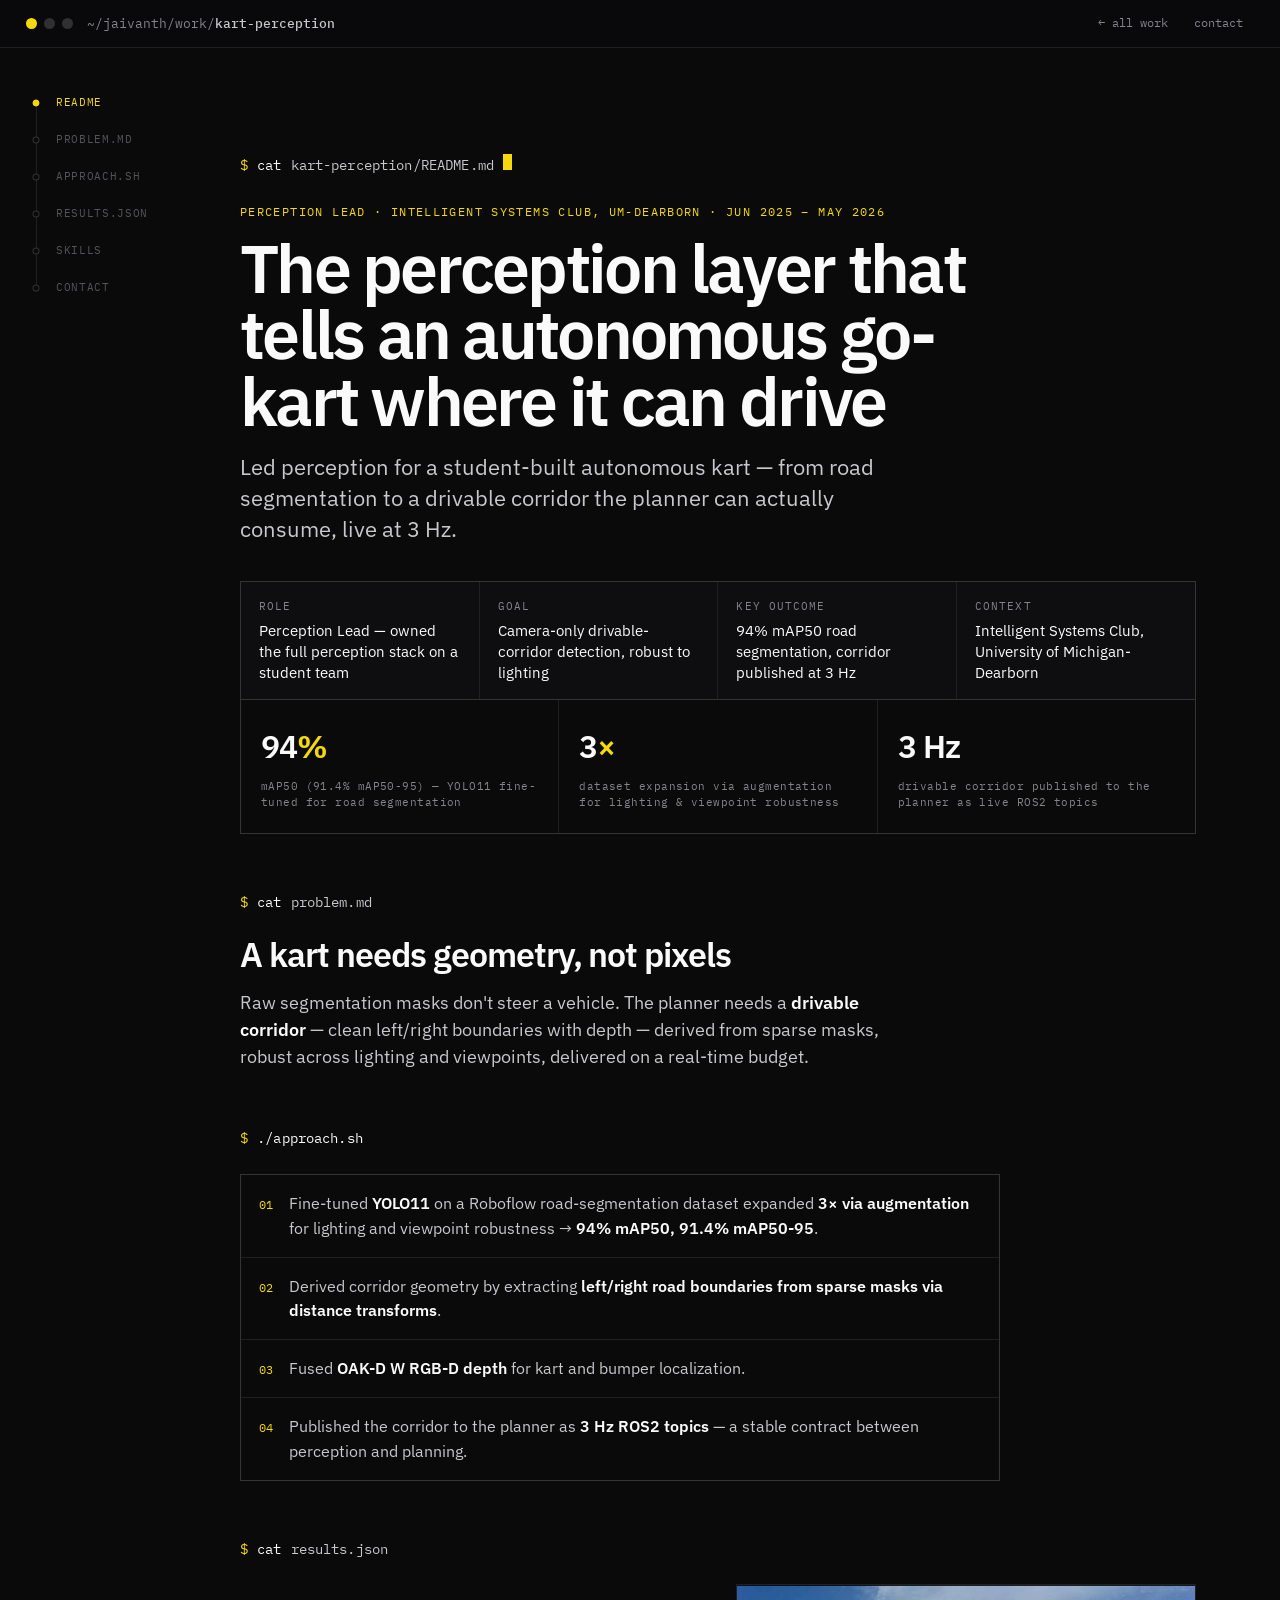
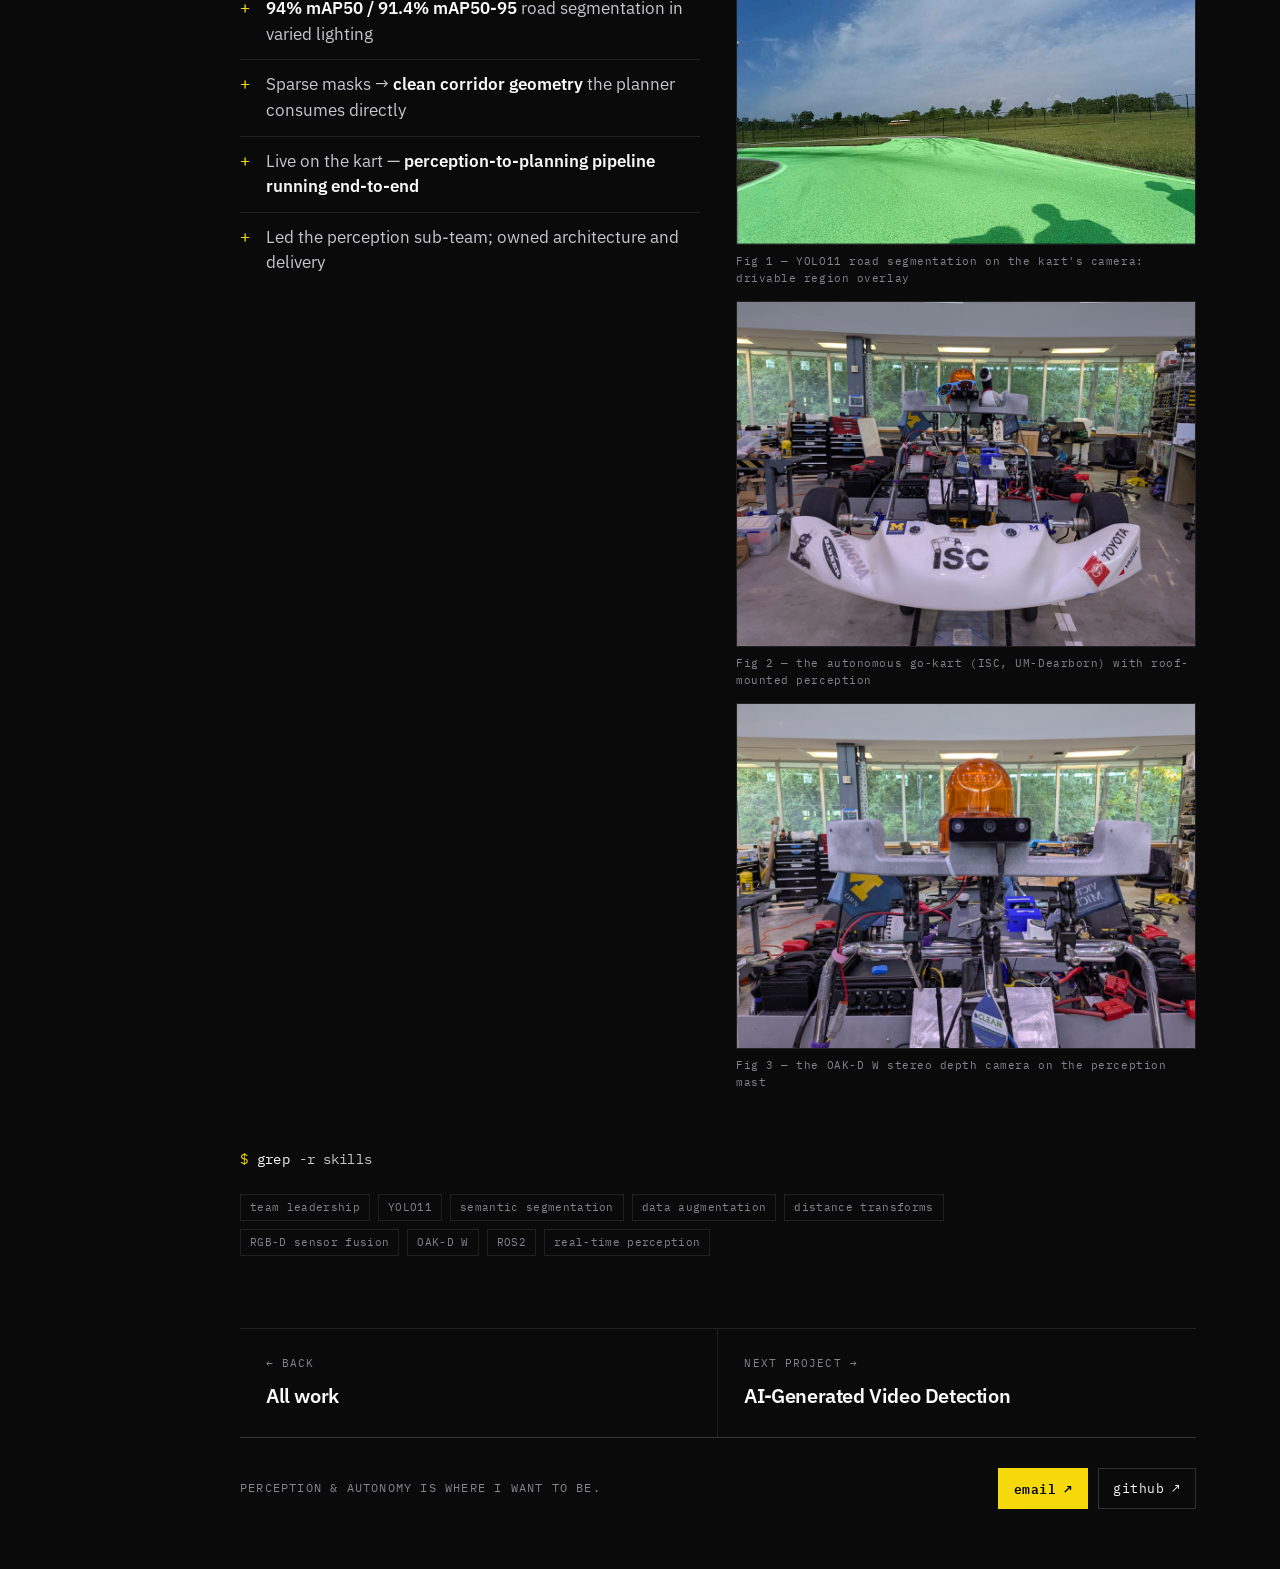
<file: projects/kart-perception.html>
<!DOCTYPE html>
<html lang="en">
<head>
<meta charset="UTF-8" />
<meta name="viewport" content="width=device-width, initial-scale=1.0" />
<title>Autonomous Go-Kart Perception — Jaivanth Melanaturu</title>
<meta name="description" content="Perception lead for an autonomous go-kart: YOLO11 road segmentation at 94% mAP50, drivable-corridor geometry, RGB-D fusion, 3 Hz ROS2 output." />
<link rel="stylesheet" href="../style.css" />
</head>
<body>

<div class="bar">
  <span class="dots"><i></i><i></i><i></i></span>
  <span class="path">~/jaivanth/work/<b>kart-perception</b></span>
  <nav>
    <a href="../index.html#work">← all work</a>
    <a href="../index.html#contact">contact</a>
  </nav>
</div>

<div class="layout">
<nav class="toc" aria-label="Page sections">
  <div class="toc-line"><div class="toc-fill"></div></div>
  <a href="#top" class="toc-item" data-target="top"><span class="d"></span>README</a>
  <a href="#problem" class="toc-item" data-target="problem"><span class="d"></span>problem.md</a>
  <a href="#approach" class="toc-item" data-target="approach"><span class="d"></span>approach.sh</a>
  <a href="#results" class="toc-item" data-target="results"><span class="d"></span>results.json</a>
  <a href="#skills" class="toc-item" data-target="skills"><span class="d"></span>skills</a>
  <a href="#contact" class="toc-item" data-target="contact"><span class="d"></span>contact</a>
</nav>

<div class="wrap-page">

  <header class="pj-hero" id="top">
    <div class="cmd" style="padding-top:40px"><span class="p">$</span> <span class="c">cat</span> kart-perception/README.md<span class="cur"></span></div>
    <div class="kick">Perception Lead · Intelligent Systems Club, UM-Dearborn · Jun 2025 – May 2026</div>
    <h1>The perception layer that tells an autonomous go-kart where it can drive</h1>
    <p class="sub">Led perception for a student-built autonomous kart — from road segmentation to a drivable corridor the planner can actually consume, live at 3&nbsp;Hz.</p>

    <div class="ov">
      <div><div class="k">Role</div><div class="v">Perception Lead — owned the full perception stack on a student team</div></div>
      <div><div class="k">Goal</div><div class="v">Camera-only drivable-corridor detection, robust to lighting</div></div>
      <div><div class="k">Key outcome</div><div class="v">94% mAP50 road segmentation, corridor published at 3 Hz</div></div>
      <div><div class="k">Context</div><div class="v">Intelligent Systems Club, University of Michigan-Dearborn</div></div>
    </div>
    <div class="mx">
      <div><div class="n">94<span class="y">%</span></div><div class="l">mAP50 (91.4% mAP50-95) — YOLO11 fine-tuned for road segmentation</div></div>
      <div><div class="n">3<span class="y">×</span></div><div class="l">dataset expansion via augmentation for lighting &amp; viewpoint robustness</div></div>
      <div><div class="n">3 Hz</div><div class="l">drivable corridor published to the planner as live ROS2 topics</div></div>
    </div>
  </header>

  <section class="pj" id="problem">
    <div class="sh"><div class="cmd"><span class="p">$</span> <span class="c">cat</span> problem.md</div></div>
    <h2>A kart needs geometry, not pixels</h2>
    <div class="prose">
      <p>Raw segmentation masks don't steer a vehicle. The planner needs a <b>drivable corridor</b> — clean left/right boundaries with depth — derived from sparse masks, robust across lighting and viewpoints, delivered on a real-time budget.</p>
    </div>
  </section>

  <section class="pj" id="approach">
    <div class="sh"><div class="cmd"><span class="p">$</span> <span class="c">./approach.sh</span></div></div>
    <div class="steps">
      <div><span class="sn">01</span><span class="st">Fine-tuned <b>YOLO11</b> on a Roboflow road-segmentation dataset expanded <b>3× via augmentation</b> for lighting and viewpoint robustness → <b>94% mAP50, 91.4% mAP50-95</b>.</span></div>
      <div><span class="sn">02</span><span class="st">Derived corridor geometry by extracting <b>left/right road boundaries from sparse masks via distance transforms</b>.</span></div>
      <div><span class="sn">03</span><span class="st">Fused <b>OAK-D W RGB-D depth</b> for kart and bumper localization.</span></div>
      <div><span class="sn">04</span><span class="st">Published the corridor to the planner as <b>3 Hz ROS2 topics</b> — a stable contract between perception and planning.</span></div>
    </div>
  </section>

  <section class="pj" id="results">
    <div class="sh"><div class="cmd"><span class="p">$</span> <span class="c">cat</span> results.json</div></div>
    <div class="res">
      <ul>
        <li><b>94% mAP50 / 91.4% mAP50-95</b> road segmentation in varied lighting</li>
        <li>Sparse masks → <b>clean corridor geometry</b> the planner consumes directly</li>
        <li>Live on the kart — <b>perception-to-planning pipeline running end-to-end</b></li>
        <li>Led the perception sub-team; owned architecture and delivery</li>
      </ul>
      <div>
        <img src="../assets/kart-segmentation.png" alt="YOLO11 road segmentation — drivable region overlaid in green" style="width:100%; border:1px solid var(--line); display:block;" />
        <div class="figcap" style="margin-bottom:14px;">Fig 1 — YOLO11 road segmentation on the kart's camera: drivable region overlay</div>
        <img src="../assets/kart-vehicle.jpg" alt="The autonomous go-kart with ISC bodywork and roof-mounted perception rig" style="width:100%; border:1px solid var(--line); display:block;" />
        <div class="figcap" style="margin-bottom:14px;">Fig 2 — the autonomous go-kart (ISC, UM-Dearborn) with roof-mounted perception</div>
        <img src="../assets/kart-camera.jpg" alt="Close-up of the roof-mounted stereo depth camera and beacon" style="width:100%; border:1px solid var(--line); display:block;" />
        <div class="figcap">Fig 3 — the OAK-D W stereo depth camera on the perception mast</div>
      </div>
    </div>
  </section>

  <section class="pj" id="skills">
    <div class="sh"><div class="cmd"><span class="p">$</span> <span class="c">grep</span> -r skills</div></div>
    <div class="sk">
      <span class="chip">team leadership</span><span class="chip">YOLO11</span><span class="chip">semantic segmentation</span><span class="chip">data augmentation</span><span class="chip">distance transforms</span><span class="chip">RGB-D sensor fusion</span><span class="chip">OAK-D W</span><span class="chip">ROS2</span><span class="chip">real-time perception</span>
    </div>
  </section>

  <footer class="pj-foot" id="contact">
    <div class="pj-next">
      <a href="../index.html#work"><span class="k">← Back</span><span class="t">All work</span></a>
      <a href="video-detection.html"><span class="k">Next project →</span><span class="t">AI-Generated Video Detection</span></a>
    </div>
    <div class="pj-cta">
      <span class="mono">Perception & autonomy is where I want to be.</span>
      <div class="links">
        <a class="btn btn--solid" href="mailto:mjaivanth@outlook.com">email <span class="arr">↗</span></a>
        <a class="btn" href="https://github.com/jai1th" target="_blank" rel="noopener">github <span class="arr">↗</span></a>
      </div>
    </div>
  </footer>
</div>
</div>

<script>
(function(){
  var items = Array.prototype.slice.call(document.querySelectorAll('.toc-item'));
  var targets = items.map(function(a){ return document.getElementById(a.dataset.target); }).filter(Boolean);
  var fill = document.querySelector('.toc-fill');

  function onScroll(){
    var y = window.scrollY + window.innerHeight * 0.3;
    var activeIdx = 0;
    for (var i = 0; i < targets.length; i++) {
      if (targets[i].offsetTop <= y) activeIdx = i;
    }
    items.forEach(function(a, i){ a.classList.toggle('active', i === activeIdx); });

    var docH = document.documentElement.scrollHeight - window.innerHeight;
    var pct = docH > 0 ? Math.min(1, Math.max(0, window.scrollY / docH)) : 0;
    if (fill) fill.style.height = (pct * 100) + '%';
  }

  window.addEventListener('scroll', onScroll, { passive: true });
  window.addEventListener('resize', onScroll);
  onScroll();
})();
</script>

</body>
</html>
</file>
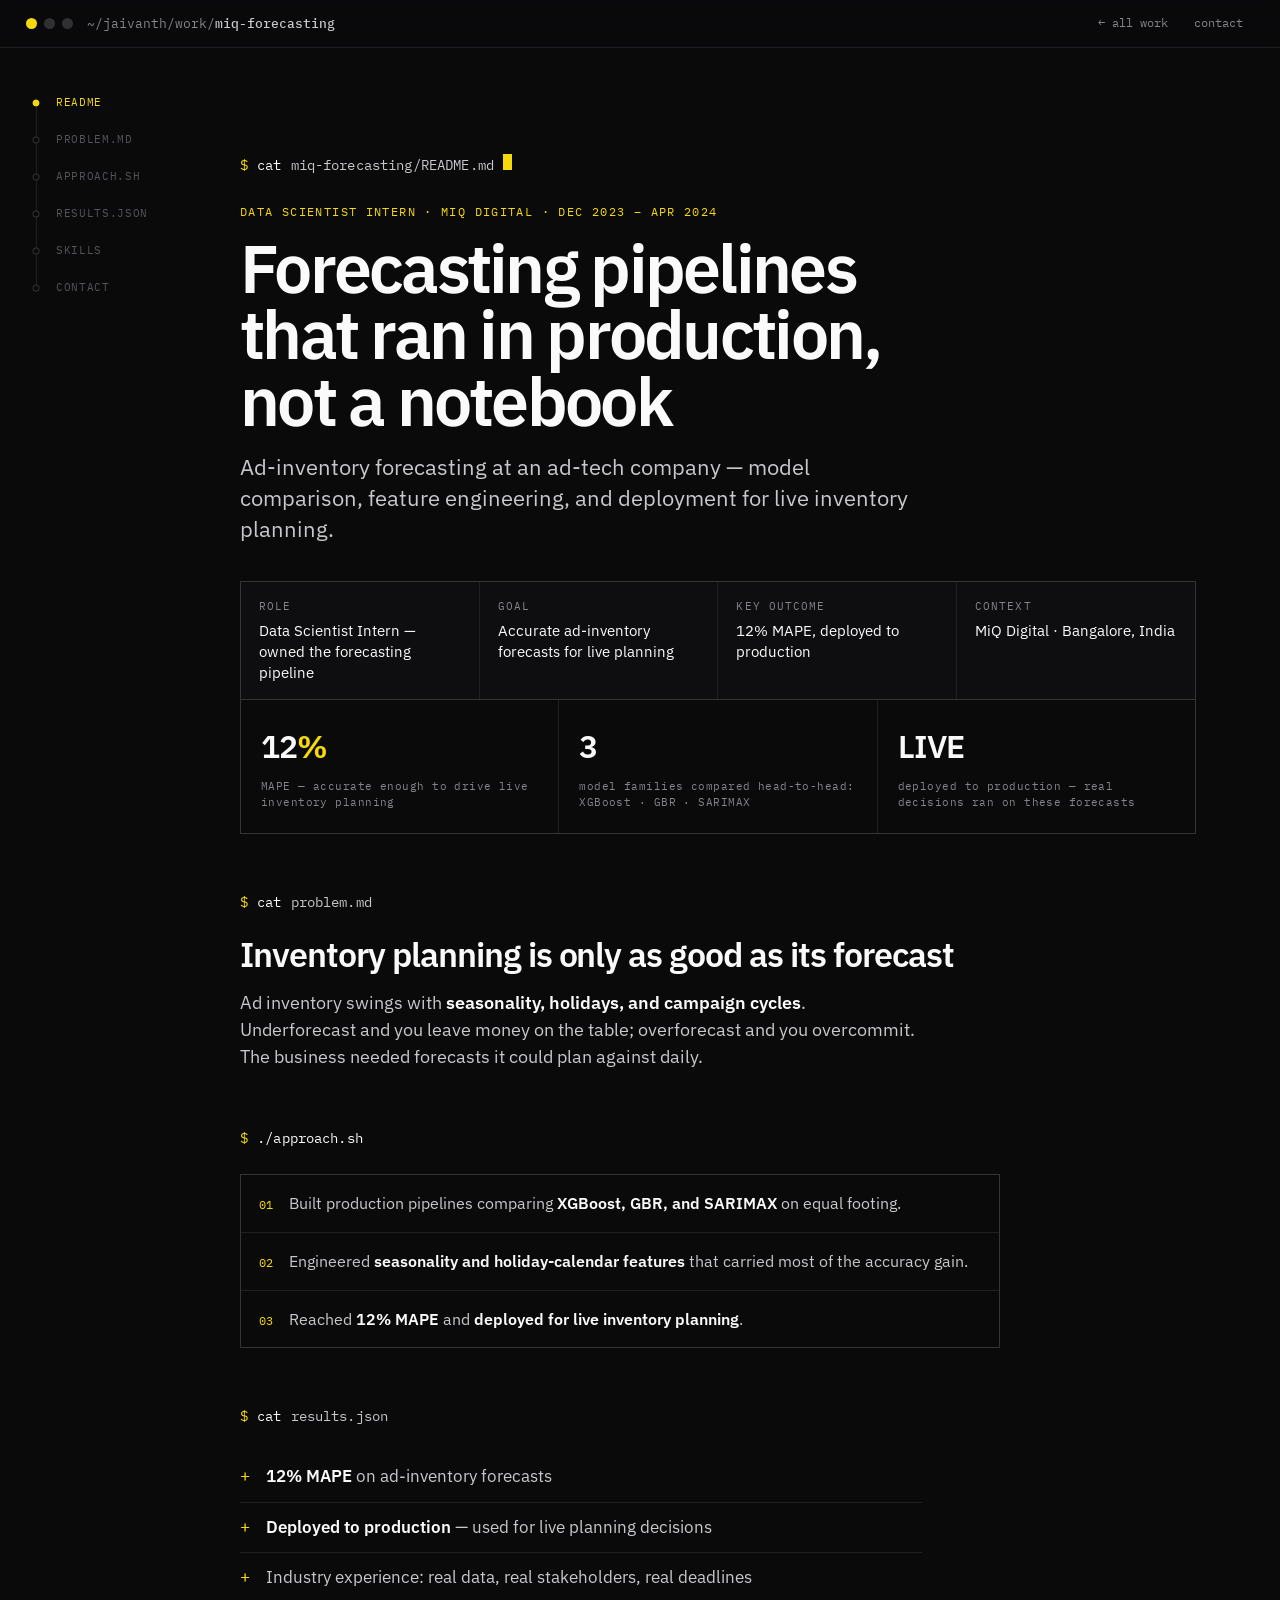
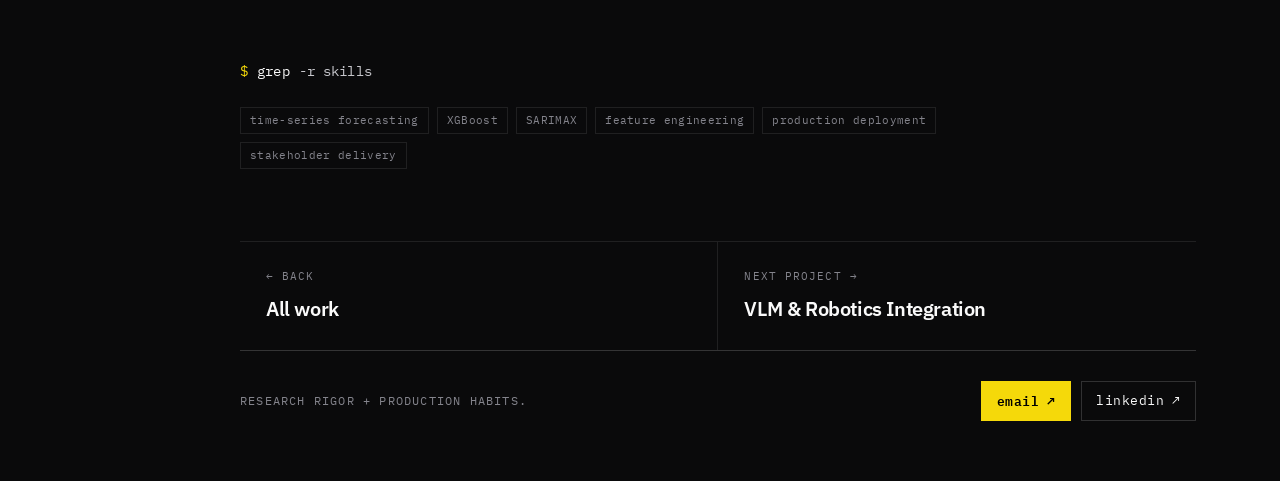
<file: projects/miq-forecasting.html>
<!DOCTYPE html>
<html lang="en">
<head>
<meta charset="UTF-8" />
<meta name="viewport" content="width=device-width, initial-scale=1.0" />
<title>Ad-Inventory Forecasting @ MiQ — Jaivanth Melanaturu</title>
<meta name="description" content="Data Scientist Intern at MiQ Digital: production ad-inventory forecasting pipelines — XGBoost vs GBR vs SARIMAX, 12% MAPE, deployed for live planning." />
<link rel="stylesheet" href="../style.css" />
</head>
<body>

<div class="bar">
  <span class="dots"><i></i><i></i><i></i></span>
  <span class="path">~/jaivanth/work/<b>miq-forecasting</b></span>
  <nav>
    <a href="../index.html#work">← all work</a>
    <a href="../index.html#contact">contact</a>
  </nav>
</div>

<div class="layout">
<nav class="toc" aria-label="Page sections">
  <div class="toc-line"><div class="toc-fill"></div></div>
  <a href="#top" class="toc-item" data-target="top"><span class="d"></span>README</a>
  <a href="#problem" class="toc-item" data-target="problem"><span class="d"></span>problem.md</a>
  <a href="#approach" class="toc-item" data-target="approach"><span class="d"></span>approach.sh</a>
  <a href="#results" class="toc-item" data-target="results"><span class="d"></span>results.json</a>
  <a href="#skills" class="toc-item" data-target="skills"><span class="d"></span>skills</a>
  <a href="#contact" class="toc-item" data-target="contact"><span class="d"></span>contact</a>
</nav>

<div class="wrap-page">

  <header class="pj-hero" id="top">
    <div class="cmd" style="padding-top:40px"><span class="p">$</span> <span class="c">cat</span> miq-forecasting/README.md<span class="cur"></span></div>
    <div class="kick">Data Scientist Intern · MiQ Digital · Dec 2023 – Apr 2024</div>
    <h1>Forecasting pipelines that ran in production, not a notebook</h1>
    <p class="sub">Ad-inventory forecasting at an ad-tech company — model comparison, feature engineering, and deployment for live inventory planning.</p>

    <div class="ov">
      <div><div class="k">Role</div><div class="v">Data Scientist Intern — owned the forecasting pipeline</div></div>
      <div><div class="k">Goal</div><div class="v">Accurate ad-inventory forecasts for live planning</div></div>
      <div><div class="k">Key outcome</div><div class="v">12% MAPE, deployed to production</div></div>
      <div><div class="k">Context</div><div class="v">MiQ Digital · Bangalore, India</div></div>
    </div>
    <div class="mx">
      <div><div class="n">12<span class="y">%</span></div><div class="l">MAPE — accurate enough to drive live inventory planning</div></div>
      <div><div class="n">3</div><div class="l">model families compared head-to-head: XGBoost · GBR · SARIMAX</div></div>
      <div><div class="n">LIVE</div><div class="l">deployed to production — real decisions ran on these forecasts</div></div>
    </div>
  </header>

  <section class="pj" id="problem">
    <div class="sh"><div class="cmd"><span class="p">$</span> <span class="c">cat</span> problem.md</div></div>
    <h2>Inventory planning is only as good as its forecast</h2>
    <div class="prose">
      <p>Ad inventory swings with <b>seasonality, holidays, and campaign cycles</b>. Underforecast and you leave money on the table; overforecast and you overcommit. The business needed forecasts it could plan against daily.</p>
    </div>
  </section>

  <section class="pj" id="approach">
    <div class="sh"><div class="cmd"><span class="p">$</span> <span class="c">./approach.sh</span></div></div>
    <div class="steps">
      <div><span class="sn">01</span><span class="st">Built production pipelines comparing <b>XGBoost, GBR, and SARIMAX</b> on equal footing.</span></div>
      <div><span class="sn">02</span><span class="st">Engineered <b>seasonality and holiday-calendar features</b> that carried most of the accuracy gain.</span></div>
      <div><span class="sn">03</span><span class="st">Reached <b>12% MAPE</b> and <b>deployed for live inventory planning</b>.</span></div>
    </div>
  </section>

  <section class="pj" id="results">
    <div class="sh"><div class="cmd"><span class="p">$</span> <span class="c">cat</span> results.json</div></div>
    <ul class="res-list">
        <li><b>12% MAPE</b> on ad-inventory forecasts</li>
        <li><b>Deployed to production</b> — used for live planning decisions</li>
        <li>Industry experience: real data, real stakeholders, real deadlines</li>
      </ul>
  </section>

  <section class="pj" id="skills">
    <div class="sh"><div class="cmd"><span class="p">$</span> <span class="c">grep</span> -r skills</div></div>
    <div class="sk">
      <span class="chip">time-series forecasting</span><span class="chip">XGBoost</span><span class="chip">SARIMAX</span><span class="chip">feature engineering</span><span class="chip">production deployment</span><span class="chip">stakeholder delivery</span>
    </div>
  </section>

  <footer class="pj-foot" id="contact">
    <div class="pj-next">
      <a href="../index.html#work"><span class="k">← Back</span><span class="t">All work</span></a>
      <a href="vlm-robotics.html"><span class="k">Next project →</span><span class="t">VLM &amp; Robotics Integration</span></a>
    </div>
    <div class="pj-cta">
      <span class="mono">Research rigor + production habits.</span>
      <div class="links">
        <a class="btn btn--solid" href="mailto:mjaivanth@outlook.com">email <span class="arr">↗</span></a>
        <a class="btn" href="https://linkedin.com/in/mjaivanth" target="_blank" rel="noopener">linkedin <span class="arr">↗</span></a>
      </div>
    </div>
  </footer>
</div>
</div>

<script>
(function(){
  var items = Array.prototype.slice.call(document.querySelectorAll('.toc-item'));
  var targets = items.map(function(a){ return document.getElementById(a.dataset.target); }).filter(Boolean);
  var fill = document.querySelector('.toc-fill');

  function onScroll(){
    var y = window.scrollY + window.innerHeight * 0.3;
    var activeIdx = 0;
    for (var i = 0; i < targets.length; i++) {
      if (targets[i].offsetTop <= y) activeIdx = i;
    }
    items.forEach(function(a, i){ a.classList.toggle('active', i === activeIdx); });

    var docH = document.documentElement.scrollHeight - window.innerHeight;
    var pct = docH > 0 ? Math.min(1, Math.max(0, window.scrollY / docH)) : 0;
    if (fill) fill.style.height = (pct * 100) + '%';
  }

  window.addEventListener('scroll', onScroll, { passive: true });
  window.addEventListener('resize', onScroll);
  onScroll();
})();
</script>

</body>
</html>
</file>
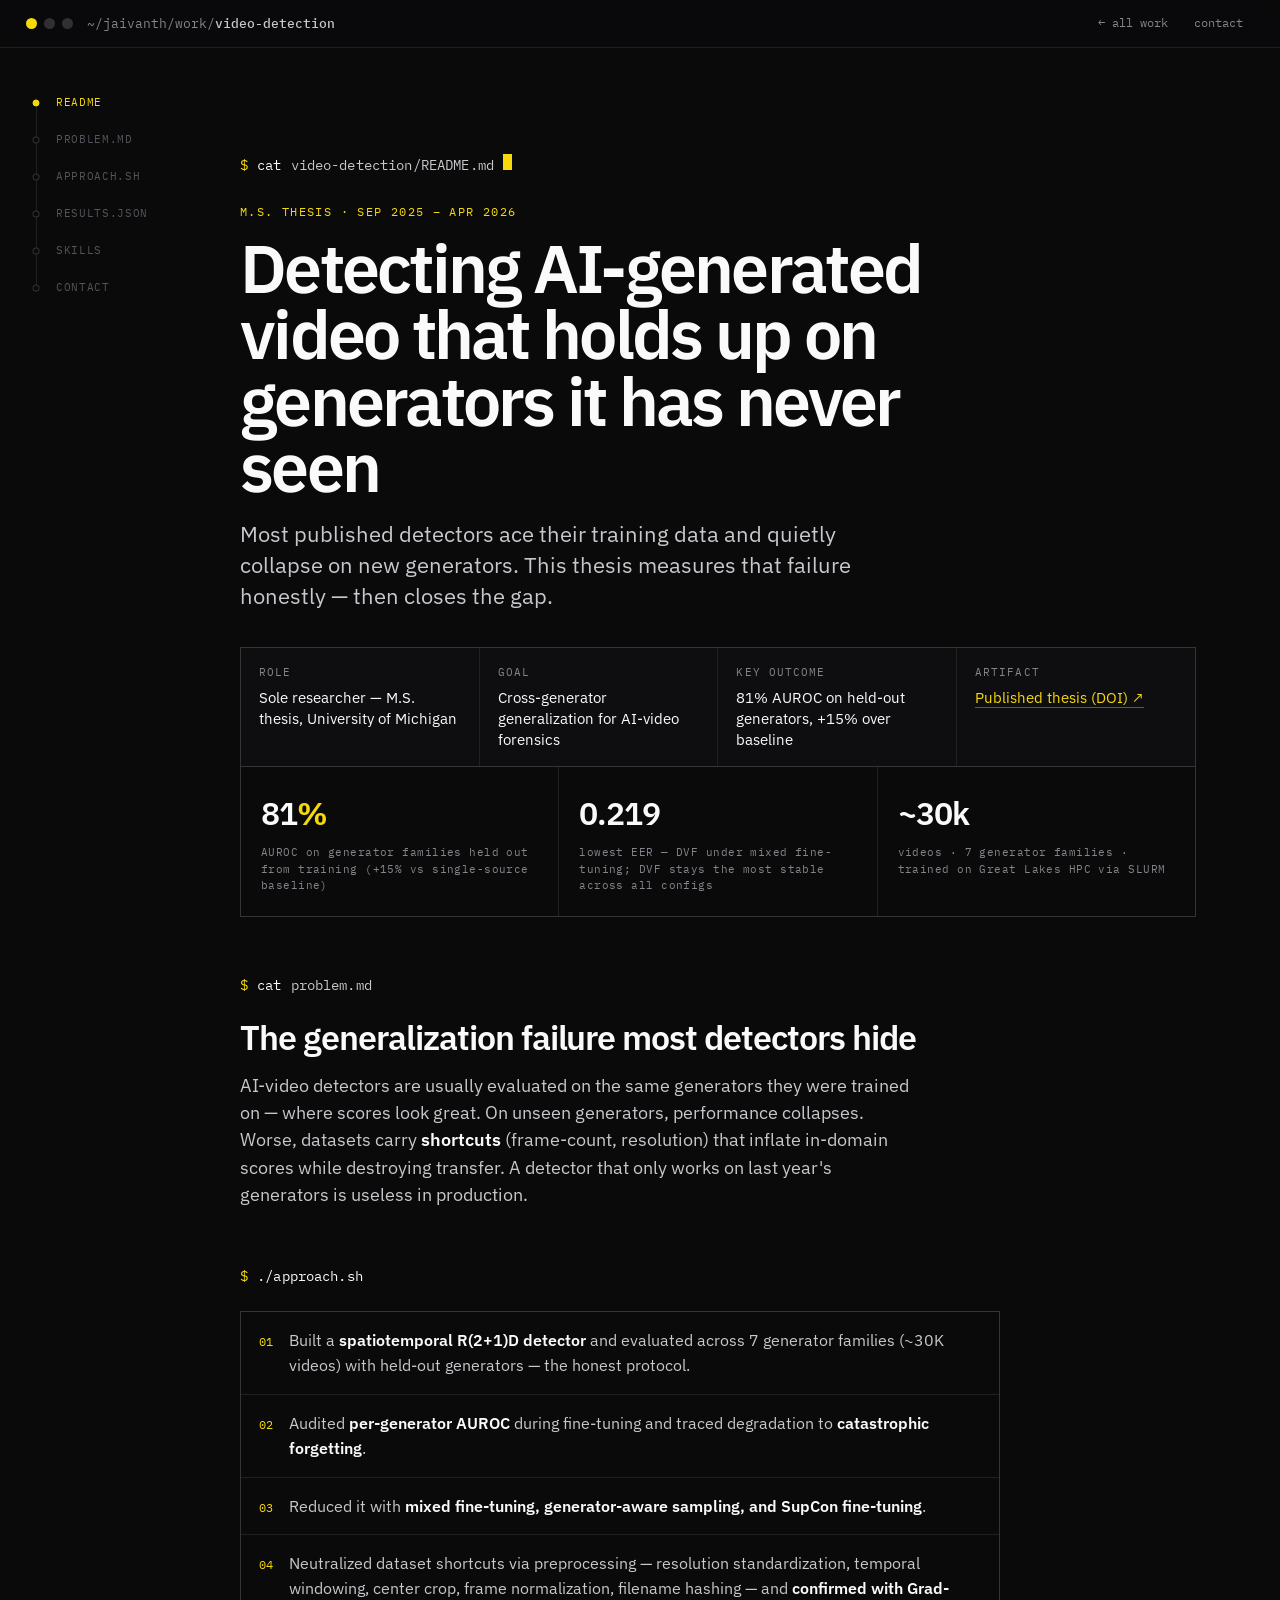
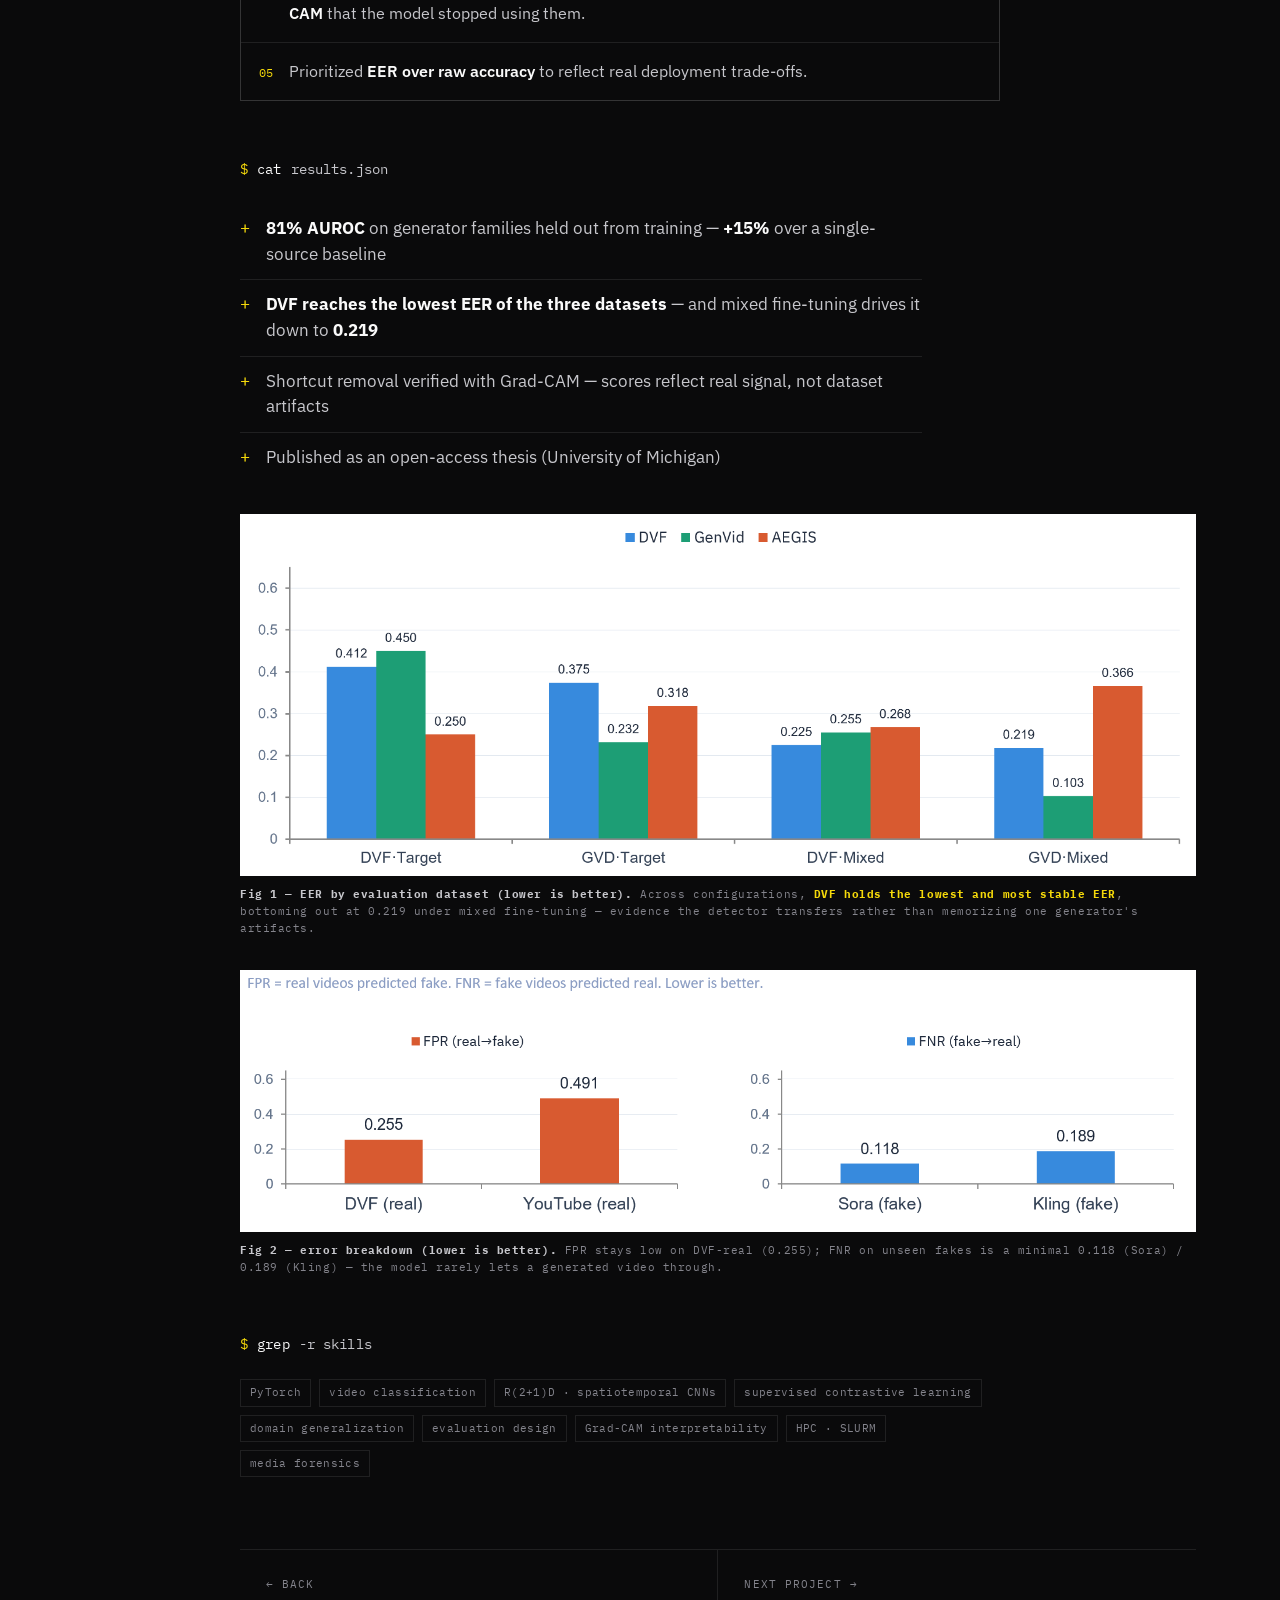
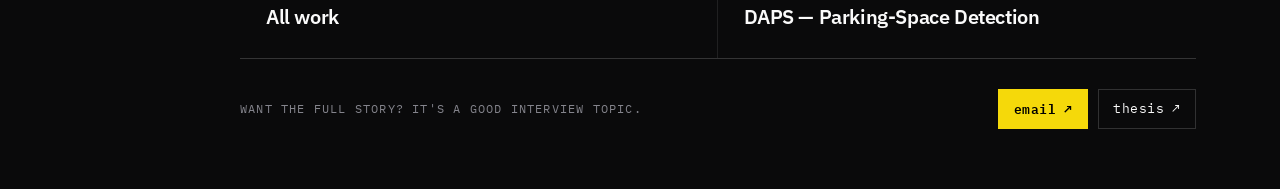
<file: projects/video-detection.html>
<!DOCTYPE html>
<html lang="en">
<head>
<meta charset="UTF-8" />
<meta name="viewport" content="width=device-width, initial-scale=1.0" />
<title>Cross-Dataset AI-Video Detection — Jaivanth Melanaturu</title>
<meta name="description" content="M.S. thesis: a spatiotemporal detector for AI-generated video that generalizes to unseen generators — 81% AUROC held-out, +15% over baseline." />
<link rel="stylesheet" href="../style.css" />
</head>
<body>

<div class="bar">
  <span class="dots"><i></i><i></i><i></i></span>
  <span class="path">~/jaivanth/work/<b>video-detection</b></span>
  <nav>
    <a href="../index.html#work">← all work</a>
    <a href="../index.html#contact">contact</a>
  </nav>
</div>

<div class="layout">
<nav class="toc" aria-label="Page sections">
  <div class="toc-line"><div class="toc-fill"></div></div>
  <a href="#top" class="toc-item" data-target="top"><span class="d"></span>README</a>
  <a href="#problem" class="toc-item" data-target="problem"><span class="d"></span>problem.md</a>
  <a href="#approach" class="toc-item" data-target="approach"><span class="d"></span>approach.sh</a>
  <a href="#results" class="toc-item" data-target="results"><span class="d"></span>results.json</a>
  <a href="#skills" class="toc-item" data-target="skills"><span class="d"></span>skills</a>
  <a href="#contact" class="toc-item" data-target="contact"><span class="d"></span>contact</a>
</nav>

<div class="wrap-page">

  <header class="pj-hero" id="top">
    <div class="cmd" style="padding-top:40px"><span class="p">$</span> <span class="c">cat</span> video-detection/README.md<span class="cur"></span></div>
    <div class="kick">M.S. Thesis · Sep 2025 – Apr 2026</div>
    <h1>Detecting AI-generated video that holds up on generators it has never seen</h1>
    <p class="sub">Most published detectors ace their training data and quietly collapse on new generators. This thesis measures that failure honestly — then closes the gap.</p>

    <div class="ov">
      <div><div class="k">Role</div><div class="v">Sole researcher — M.S. thesis, University of Michigan</div></div>
      <div><div class="k">Goal</div><div class="v">Cross-generator generalization for AI-video forensics</div></div>
      <div><div class="k">Key outcome</div><div class="v">81% AUROC on held-out generators, +15% over baseline</div></div>
      <div><div class="k">Artifact</div><div class="v"><a href="https://doi.org/10.7302/dspace/29187" target="_blank" rel="noopener">Published thesis (DOI) ↗</a></div></div>
    </div>
    <div class="mx">
      <div><div class="n">81<span class="y">%</span></div><div class="l">AUROC on generator families held out from training (+15% vs single-source baseline)</div></div>
      <div><div class="n">0.219</div><div class="l">lowest EER — DVF under mixed fine-tuning; DVF stays the most stable across all configs</div></div>
      <div><div class="n">~30k</div><div class="l">videos · 7 generator families · trained on Great Lakes HPC via SLURM</div></div>
    </div>
  </header>

  <section class="pj" id="problem">
    <div class="sh"><div class="cmd"><span class="p">$</span> <span class="c">cat</span> problem.md</div></div>
    <h2>The generalization failure most detectors hide</h2>
    <div class="prose">
      <p>AI-video detectors are usually evaluated on the same generators they were trained on — where scores look great. On unseen generators, performance collapses. Worse, datasets carry <b>shortcuts</b> (frame-count, resolution) that inflate in-domain scores while destroying transfer. A detector that only works on last year's generators is useless in production.</p>
    </div>
  </section>

  <section class="pj" id="approach">
    <div class="sh"><div class="cmd"><span class="p">$</span> <span class="c">./approach.sh</span></div></div>
    <div class="steps">
      <div><span class="sn">01</span><span class="st">Built a <b>spatiotemporal R(2+1)D detector</b> and evaluated across 7 generator families (~30K videos) with held-out generators — the honest protocol.</span></div>
      <div><span class="sn">02</span><span class="st">Audited <b>per-generator AUROC</b> during fine-tuning and traced degradation to <b>catastrophic forgetting</b>.</span></div>
      <div><span class="sn">03</span><span class="st">Reduced it with <b>mixed fine-tuning, generator-aware sampling, and SupCon fine-tuning</b>.</span></div>
      <div><span class="sn">04</span><span class="st">Neutralized dataset shortcuts via preprocessing — resolution standardization, temporal windowing, center crop, frame normalization, filename hashing — and <b>confirmed with Grad-CAM</b> that the model stopped using them.</span></div>
      <div><span class="sn">05</span><span class="st">Prioritized <b>EER over raw accuracy</b> to reflect real deployment trade-offs.</span></div>
    </div>
  </section>

  <section class="pj" id="results">
    <div class="sh"><div class="cmd"><span class="p">$</span> <span class="c">cat</span> results.json</div></div>
    <ul style="list-style:none; margin:0 0 32px; padding:0; max-width:62ch;">
      <li style="padding:12px 0 12px 26px; border-bottom:1px solid var(--line); position:relative; font-size:16.5px; color:var(--text-2);"><span style="position:absolute; left:0; color:var(--acc); font-family:var(--mono);">+</span><b style="color:var(--text)">81% AUROC</b> on generator families held out from training — <b style="color:var(--text)">+15%</b> over a single-source baseline</li>
      <li style="padding:12px 0 12px 26px; border-bottom:1px solid var(--line); position:relative; font-size:16.5px; color:var(--text-2);"><span style="position:absolute; left:0; color:var(--acc); font-family:var(--mono);">+</span><b style="color:var(--text)">DVF reaches the lowest EER of the three datasets</b> — and mixed fine-tuning drives it down to <b style="color:var(--text)">0.219</b></li>
      <li style="padding:12px 0 12px 26px; border-bottom:1px solid var(--line); position:relative; font-size:16.5px; color:var(--text-2);"><span style="position:absolute; left:0; color:var(--acc); font-family:var(--mono);">+</span>Shortcut removal verified with Grad-CAM — scores reflect real signal, not dataset artifacts</li>
      <li style="padding:12px 0 12px 26px; position:relative; font-size:16.5px; color:var(--text-2);"><span style="position:absolute; left:0; color:var(--acc); font-family:var(--mono);">+</span>Published as an open-access thesis (University of Michigan)</li>
    </ul>

    <figure style="margin:0 0 32px;">
      <img src="../assets/thesis-eer.png" alt="Equal Error Rate by dataset (DVF, GenVid, AEGIS) across target-only and mixed fine-tuning configurations" style="width:100%; border:1px solid var(--line); background:#fff; display:block;" />
      <figcaption class="figcap" style="margin-top:10px;"><b style="color:var(--text-2)">Fig 1 — EER by evaluation dataset (lower is better).</b> Across configurations, <b style="color:var(--acc)">DVF holds the lowest and most stable EER</b>, bottoming out at 0.219 under mixed fine-tuning — evidence the detector transfers rather than memorizing one generator's artifacts.</figcaption>
    </figure>

    <figure style="margin:0;">
      <img src="../assets/thesis-fpr-fnr.png" alt="False-positive rate on real videos and false-negative rate on fake videos by source" style="width:100%; border:1px solid var(--line); background:#fff; display:block;" />
      <figcaption class="figcap" style="margin-top:10px;"><b style="color:var(--text-2)">Fig 2 — error breakdown (lower is better).</b> FPR stays low on DVF-real (0.255); FNR on unseen fakes is a minimal 0.118 (Sora) / 0.189 (Kling) — the model rarely lets a generated video through.</figcaption>
    </figure>
  </section>

  <section class="pj" id="skills">
    <div class="sh"><div class="cmd"><span class="p">$</span> <span class="c">grep</span> -r skills</div></div>
    <div class="sk">
      <span class="chip">PyTorch</span><span class="chip">video classification</span><span class="chip">R(2+1)D · spatiotemporal CNNs</span><span class="chip">supervised contrastive learning</span><span class="chip">domain generalization</span><span class="chip">evaluation design</span><span class="chip">Grad-CAM interpretability</span><span class="chip">HPC · SLURM</span><span class="chip">media forensics</span>
    </div>
  </section>

  <footer class="pj-foot" id="contact">
    <div class="pj-next">
      <a href="../index.html#work"><span class="k">← Back</span><span class="t">All work</span></a>
      <a href="daps.html"><span class="k">Next project →</span><span class="t">DAPS — Parking-Space Detection</span></a>
    </div>
    <div class="pj-cta">
      <span class="mono">Want the full story? It's a good interview topic.</span>
      <div class="links">
        <a class="btn btn--solid" href="mailto:mjaivanth@outlook.com">email <span class="arr">↗</span></a>
        <a class="btn" href="https://doi.org/10.7302/dspace/29187" target="_blank" rel="noopener">thesis <span class="arr">↗</span></a>
      </div>
    </div>
  </footer>
</div>
</div>

<script>
(function(){
  var items = Array.prototype.slice.call(document.querySelectorAll('.toc-item'));
  var targets = items.map(function(a){ return document.getElementById(a.dataset.target); }).filter(Boolean);
  var fill = document.querySelector('.toc-fill');

  function onScroll(){
    var y = window.scrollY + window.innerHeight * 0.3;
    var activeIdx = 0;
    for (var i = 0; i < targets.length; i++) {
      if (targets[i].offsetTop <= y) activeIdx = i;
    }
    items.forEach(function(a, i){ a.classList.toggle('active', i === activeIdx); });

    var docH = document.documentElement.scrollHeight - window.innerHeight;
    var pct = docH > 0 ? Math.min(1, Math.max(0, window.scrollY / docH)) : 0;
    if (fill) fill.style.height = (pct * 100) + '%';
  }

  window.addEventListener('scroll', onScroll, { passive: true });
  window.addEventListener('resize', onScroll);
  onScroll();
})();
</script>

</body>
</html>
</file>
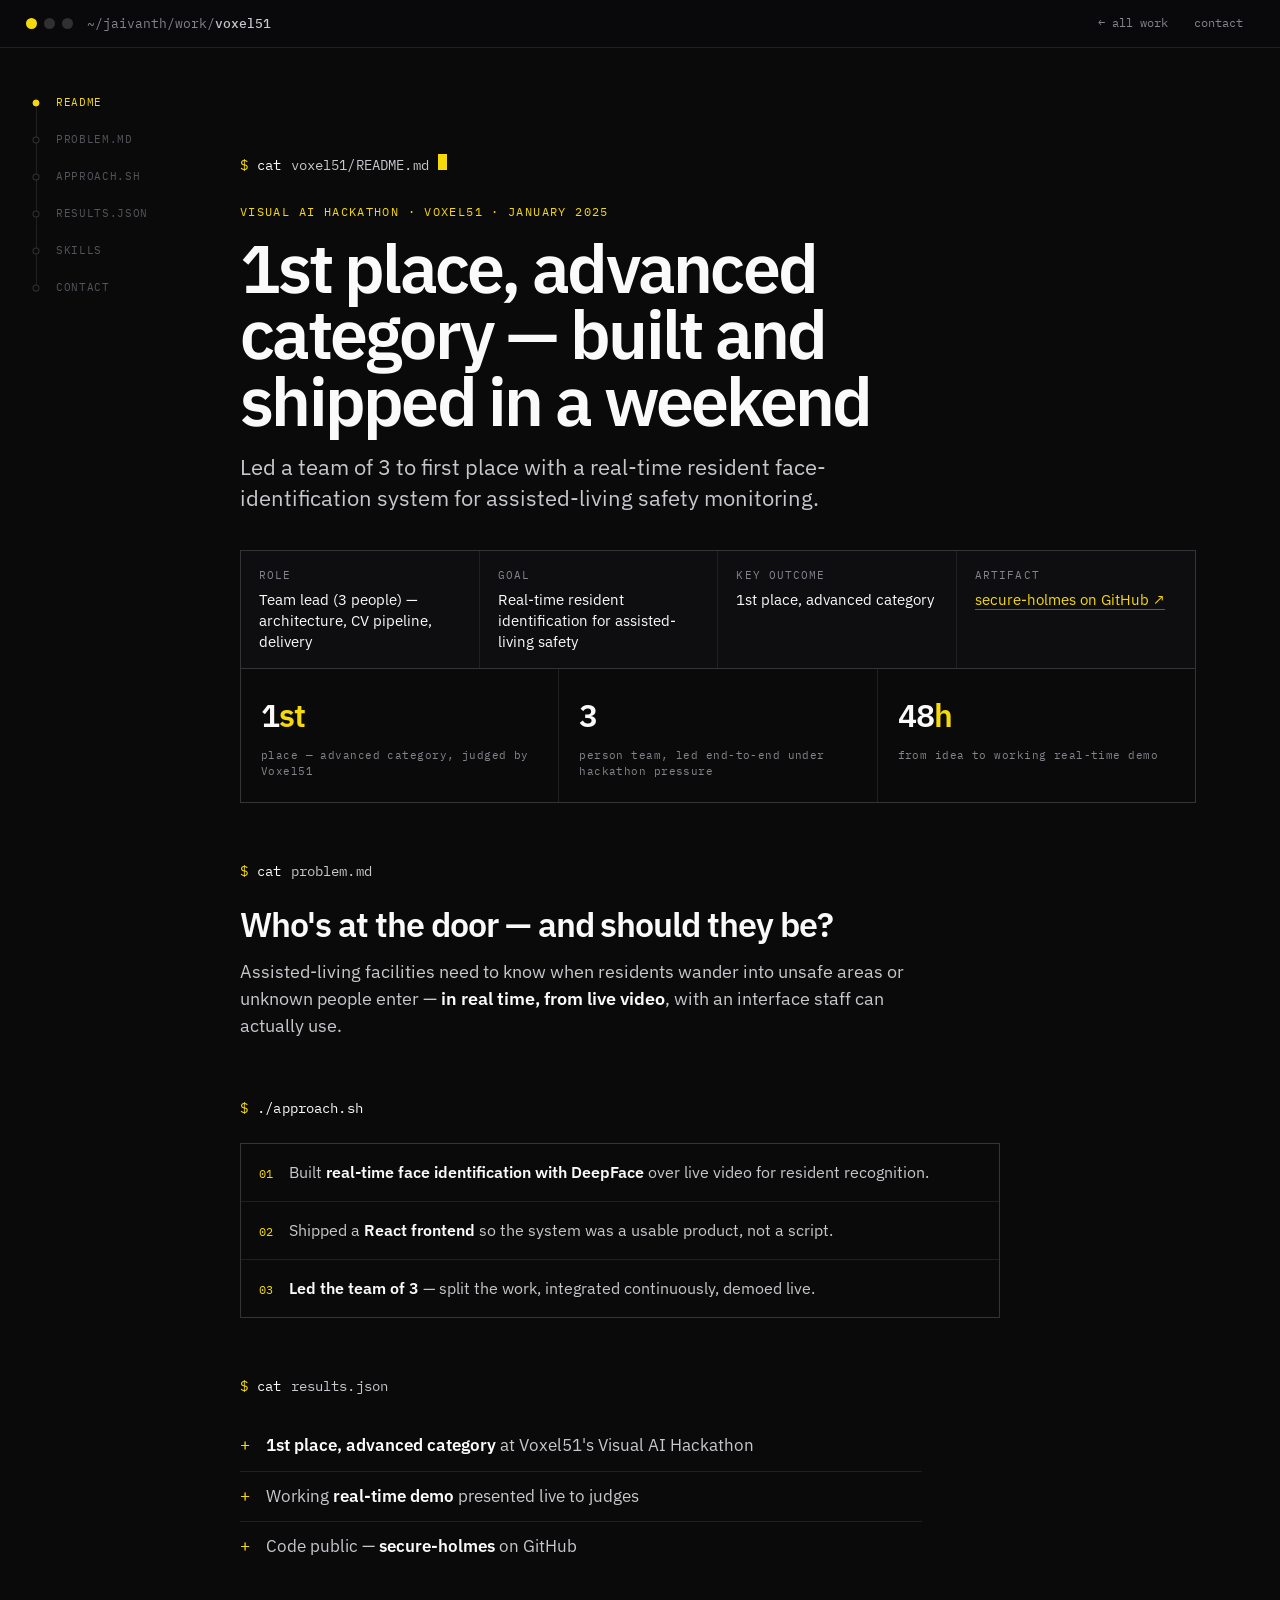
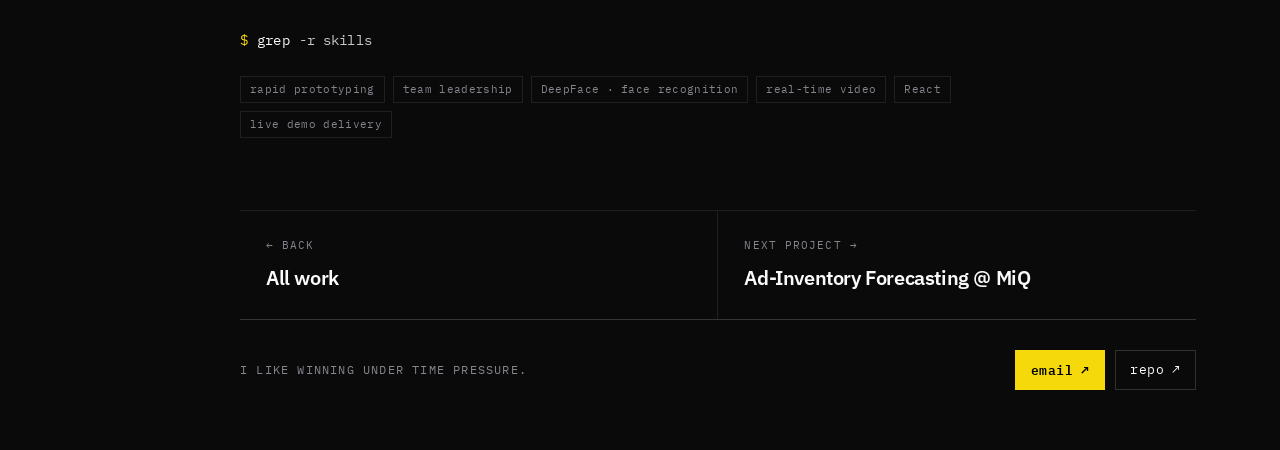
<file: projects/voxel51.html>
<!DOCTYPE html>
<html lang="en">
<head>
<meta charset="UTF-8" />
<meta name="viewport" content="width=device-width, initial-scale=1.0" />
<title>Visual AI Hackathon — 1st Place — Jaivanth Melanaturu</title>
<meta name="description" content="Led a team of 3 to 1st place (advanced category) at Voxel51's Visual AI Hackathon — real-time resident face identification for assisted-living safety." />
<link rel="stylesheet" href="../style.css" />
</head>
<body>

<div class="bar">
  <span class="dots"><i></i><i></i><i></i></span>
  <span class="path">~/jaivanth/work/<b>voxel51</b></span>
  <nav>
    <a href="../index.html#work">← all work</a>
    <a href="../index.html#contact">contact</a>
  </nav>
</div>

<div class="layout">
<nav class="toc" aria-label="Page sections">
  <div class="toc-line"><div class="toc-fill"></div></div>
  <a href="#top" class="toc-item" data-target="top"><span class="d"></span>README</a>
  <a href="#problem" class="toc-item" data-target="problem"><span class="d"></span>problem.md</a>
  <a href="#approach" class="toc-item" data-target="approach"><span class="d"></span>approach.sh</a>
  <a href="#results" class="toc-item" data-target="results"><span class="d"></span>results.json</a>
  <a href="#skills" class="toc-item" data-target="skills"><span class="d"></span>skills</a>
  <a href="#contact" class="toc-item" data-target="contact"><span class="d"></span>contact</a>
</nav>

<div class="wrap-page">

  <header class="pj-hero" id="top">
    <div class="cmd" style="padding-top:40px"><span class="p">$</span> <span class="c">cat</span> voxel51/README.md<span class="cur"></span></div>
    <div class="kick">Visual AI Hackathon · Voxel51 · January 2025</div>
    <h1>1st place, advanced category — built and shipped in a weekend</h1>
    <p class="sub">Led a team of 3 to first place with a real-time resident face-identification system for assisted-living safety monitoring.</p>

    <div class="ov">
      <div><div class="k">Role</div><div class="v">Team lead (3 people) — architecture, CV pipeline, delivery</div></div>
      <div><div class="k">Goal</div><div class="v">Real-time resident identification for assisted-living safety</div></div>
      <div><div class="k">Key outcome</div><div class="v">1st place, advanced category</div></div>
      <div><div class="k">Artifact</div><div class="v"><a href="https://github.com/SaiSanjithSivapuram/secure-holmes" target="_blank" rel="noopener">secure-holmes on GitHub ↗</a></div></div>
    </div>
    <div class="mx">
      <div><div class="n">1<span class="y">st</span></div><div class="l">place — advanced category, judged by Voxel51</div></div>
      <div><div class="n">3</div><div class="l">person team, led end-to-end under hackathon pressure</div></div>
      <div><div class="n">48<span class="y">h</span></div><div class="l">from idea to working real-time demo</div></div>
    </div>
  </header>

  <section class="pj" id="problem">
    <div class="sh"><div class="cmd"><span class="p">$</span> <span class="c">cat</span> problem.md</div></div>
    <h2>Who's at the door — and should they be?</h2>
    <div class="prose">
      <p>Assisted-living facilities need to know when residents wander into unsafe areas or unknown people enter — <b>in real time, from live video</b>, with an interface staff can actually use.</p>
    </div>
  </section>

  <section class="pj" id="approach">
    <div class="sh"><div class="cmd"><span class="p">$</span> <span class="c">./approach.sh</span></div></div>
    <div class="steps">
      <div><span class="sn">01</span><span class="st">Built <b>real-time face identification with DeepFace</b> over live video for resident recognition.</span></div>
      <div><span class="sn">02</span><span class="st">Shipped a <b>React frontend</b> so the system was a usable product, not a script.</span></div>
      <div><span class="sn">03</span><span class="st"><b>Led the team of 3</b> — split the work, integrated continuously, demoed live.</span></div>
    </div>
  </section>

  <section class="pj" id="results">
    <div class="sh"><div class="cmd"><span class="p">$</span> <span class="c">cat</span> results.json</div></div>
    <ul class="res-list">
        <li><b>1st place, advanced category</b> at Voxel51's Visual AI Hackathon</li>
        <li>Working <b>real-time demo</b> presented live to judges</li>
        <li>Code public — <b>secure-holmes</b> on GitHub</li>
      </ul>
  </section>

  <section class="pj" id="skills">
    <div class="sh"><div class="cmd"><span class="p">$</span> <span class="c">grep</span> -r skills</div></div>
    <div class="sk">
      <span class="chip">rapid prototyping</span><span class="chip">team leadership</span><span class="chip">DeepFace · face recognition</span><span class="chip">real-time video</span><span class="chip">React</span><span class="chip">live demo delivery</span>
    </div>
  </section>

  <footer class="pj-foot" id="contact">
    <div class="pj-next">
      <a href="../index.html#work"><span class="k">← Back</span><span class="t">All work</span></a>
      <a href="miq-forecasting.html"><span class="k">Next project →</span><span class="t">Ad-Inventory Forecasting @ MiQ</span></a>
    </div>
    <div class="pj-cta">
      <span class="mono">I like winning under time pressure.</span>
      <div class="links">
        <a class="btn btn--solid" href="mailto:mjaivanth@outlook.com">email <span class="arr">↗</span></a>
        <a class="btn" href="https://github.com/SaiSanjithSivapuram/secure-holmes" target="_blank" rel="noopener">repo <span class="arr">↗</span></a>
      </div>
    </div>
  </footer>
</div>
</div>

<script>
(function(){
  var items = Array.prototype.slice.call(document.querySelectorAll('.toc-item'));
  var targets = items.map(function(a){ return document.getElementById(a.dataset.target); }).filter(Boolean);
  var fill = document.querySelector('.toc-fill');

  function onScroll(){
    var y = window.scrollY + window.innerHeight * 0.3;
    var activeIdx = 0;
    for (var i = 0; i < targets.length; i++) {
      if (targets[i].offsetTop <= y) activeIdx = i;
    }
    items.forEach(function(a, i){ a.classList.toggle('active', i === activeIdx); });

    var docH = document.documentElement.scrollHeight - window.innerHeight;
    var pct = docH > 0 ? Math.min(1, Math.max(0, window.scrollY / docH)) : 0;
    if (fill) fill.style.height = (pct * 100) + '%';
  }

  window.addEventListener('scroll', onScroll, { passive: true });
  window.addEventListener('resize', onScroll);
  onScroll();
})();
</script>

</body>
</html>
</file>
<file: style.css>
/* Jaivanth Melanaturu — Portfolio · shared styles (index + project pages) */
@import url('https://fonts.googleapis.com/css2?family=IBM+Plex+Sans:wght@300;400;500;600;700&family=IBM+Plex+Mono:wght@400;500;600&display=swap');

:root {
  --bg:#0A0A0B; --bg-2:#0E0E10; --panel:#141417; --panel-2:#1A1A1E;
  --line:rgba(255,255,255,0.09); --line-2:rgba(255,255,255,0.16);
  --text:#FAFAFA; --text-2:#C7C7CC; --muted:#84848C; --faint:#54545B;
  --acc:#F5D90A; --acc-2:#FCE35A; --acc-dim:rgba(245,217,10,0.14); --acc-line:rgba(245,217,10,0.40);
  --ok:#5CD08A;
  --sans:'IBM Plex Sans',system-ui,sans-serif; --mono:'IBM Plex Mono',ui-monospace,monospace;
}
* { box-sizing:border-box; }
html { -webkit-text-size-adjust:100%; scroll-behavior:smooth; }
body { margin:0; background:var(--bg); color:var(--text); font-family:var(--sans); font-size:18px; line-height:1.55; -webkit-font-smoothing:antialiased; }
::selection { background:var(--acc); color:#000; }
a { color:inherit; text-decoration:none; }
a:hover { color:var(--acc); }
h1,h2,h3,h4 { margin:0; font-weight:600; letter-spacing:-0.02em; line-height:1.05; }
p { margin:0; }
img { display:block; max-width:100%; }

.mono { font-family:var(--mono); font-size:12px; letter-spacing:.10em; text-transform:uppercase; color:var(--muted); }
.acc { color:var(--acc); }

.btn { display:inline-flex; align-items:center; gap:.6em; font-family:var(--mono); font-size:13px; letter-spacing:.04em; padding:.7em 1.1em; border:1px solid var(--line-2); color:var(--text); background:transparent; cursor:pointer; transition:border-color .18s,color .18s,background .18s,transform .12s; }
.btn:hover { border-color:var(--acc-line); color:var(--acc); }
.btn:active { transform:translateY(1px); }
.btn--solid { background:var(--acc); color:#000; border-color:var(--acc); font-weight:600; }
.btn--solid:hover { background:var(--acc-2); color:#000; border-color:var(--acc-2); }
.btn .arr { transition:transform .18s; }
.btn:hover .arr { transform:translate(2px,-2px); }

.ph { position:relative; display:flex; align-items:center; justify-content:center; background:repeating-linear-gradient(135deg,rgba(255,255,255,0.028) 0 10px,rgba(255,255,255,0.00) 10px 20px),var(--panel); border:1px solid var(--line); overflow:hidden; color:var(--muted); }
.ph__tag { font-family:var(--mono); font-size:11.5px; letter-spacing:.08em; color:var(--muted); padding:5px 9px; border:1px solid var(--line); background:var(--bg); text-transform:uppercase; }
.ph::before { content:""; position:absolute; inset:9px; border:1px dashed var(--line); pointer-events:none; }
.ticks::before,.ticks::after { content:""; position:absolute; width:7px; height:7px; border:1px solid var(--acc-line); }

/* ---- editor bar ---- */
.bar { position:sticky; top:0; z-index:50; display:flex; align-items:center; gap:14px; height:48px; padding:0 26px; background:rgba(10,10,11,0.82); backdrop-filter:blur(10px); border-bottom:1px solid var(--line); }
.bar .dots { display:flex; gap:7px; }
.bar .dots i { width:11px; height:11px; border-radius:50%; background:var(--line-2); display:block; }
.bar .dots i:first-child { background:var(--acc); }
.bar .path { font-family:var(--mono); font-size:12.5px; color:var(--muted); }
.bar .path b { color:var(--text-2); font-weight:500; }
.bar nav { margin-left:auto; display:flex; gap:4px; }
.bar nav a { font-family:var(--mono); font-size:12px; color:var(--muted); padding:6px 11px; transition:color .15s; }
.bar nav a:hover { color:var(--acc); }

/* ---- bash command line ---- */
.cmd { font-family:var(--mono); font-size:14px; letter-spacing:.01em; display:flex; flex-wrap:wrap; align-items:baseline; gap:9px; color:var(--text-2); }
.cmd .p { color:var(--acc); }
.cmd .c { color:var(--text); }
.cmd .hash { color:var(--faint); }
.cur { display:inline-block; width:9px; height:16px; background:var(--acc); vertical-align:-2px; animation:bl 1.1s steps(1) infinite; }
@keyframes bl { 50% { opacity:0; } }

.wrap-page { width:100%; max-width:1020px; margin:0 auto; padding:0 32px; }
.chip { font-family:var(--mono); font-size:11px; color:var(--muted); border:1px solid var(--line); padding:4px 9px; letter-spacing:.03em; }

/* ============ PROJECT PAGE ============ */
.pj-hero { padding:66px 0 0; }
.pj-hero .kick { font-family:var(--mono); font-size:11.5px; letter-spacing:.12em; text-transform:uppercase; color:var(--acc); margin:26px 0 14px; }
.pj-hero h1 { font-size:clamp(36px,5.6vw,68px); letter-spacing:-0.04em; line-height:0.98; max-width:18ch; }
.pj-hero .sub { font-size:clamp(18px,2vw,22px); color:var(--text-2); max-width:52ch; margin-top:18px; line-height:1.4; }
.pj-hero .sub b { color:var(--text); font-weight:600; }

/* overview box — the 7-second scan target */
.ov { display:grid; grid-template-columns:repeat(4,1fr); gap:1px; background:var(--line); border:1px solid var(--line); margin-top:36px; }
.ov > div { background:var(--bg-2); padding:16px 18px; }
.ov .k { font-family:var(--mono); font-size:10.5px; letter-spacing:.1em; text-transform:uppercase; color:var(--muted); }
.ov .v { font-size:15px; color:var(--text); margin-top:6px; line-height:1.4; }
.ov .v a { color:var(--acc); border-bottom:1px solid var(--acc-line); }

/* metric tiles */
.mx { display:grid; grid-template-columns:repeat(3,1fr); gap:1px; background:var(--line); border:1px solid var(--line); border-top:0; }
.mx > div { background:var(--bg); padding:22px 20px; }
.mx .n { font-size:32px; font-weight:600; letter-spacing:-0.03em; }
.mx .n .y { color:var(--acc); }
.mx .l { font-family:var(--mono); font-size:11px; color:var(--muted); margin-top:6px; letter-spacing:.04em; line-height:1.5; }

section.pj { padding:58px 0 0; }
.pj .sh { margin-bottom:24px; }
.pj h2 { font-size:clamp(24px,3vw,34px); letter-spacing:-0.03em; margin-bottom:16px; }
.pj .prose { font-size:17.5px; color:var(--text-2); max-width:62ch; }
.pj .prose b, .pj .prose .hi { color:var(--text); font-weight:600; }
.pj .prose .y { color:var(--acc); font-weight:600; }
.pj .prose p + p { margin-top:12px; }

/* approach steps */
.steps { display:grid; gap:1px; background:var(--line); border:1px solid var(--line); max-width:760px; }
.steps > div { background:var(--bg); padding:16px 18px; display:flex; gap:16px; align-items:baseline; }
.steps .sn { font-family:var(--mono); font-size:12px; color:var(--acc); flex-shrink:0; }
.steps .st { font-size:16px; color:var(--text-2); }
.steps .st b { color:var(--text); font-weight:600; }

/* results split */
.res { display:grid; grid-template-columns:1fr 1fr; gap:36px; align-items:start; }
.res .ph { aspect-ratio:16/10; }
.res ul { list-style:none; margin:0; padding:0; }
.res li { padding:12px 0 12px 26px; border-bottom:1px solid var(--line); position:relative; font-size:16.5px; color:var(--text-2); }
.res li:last-child { border-bottom:0; }
.res li::before { content:"+"; position:absolute; left:0; color:var(--acc); font-family:var(--mono); }
.res li b { color:var(--text); font-weight:600; }
.figcap { font-family:var(--mono); font-size:11px; color:var(--muted); letter-spacing:.05em; margin-top:8px; }

/* full-width paired figures (e.g. detection sample + structured output) */
.res2 { display:grid; grid-template-columns:1fr 1fr; gap:24px; align-items:start; margin-top:36px; }

/* full-width results list (pages without a figure) */
.res-list { list-style:none; margin:0; padding:0; max-width:62ch; }
.res-list li { padding:12px 0 12px 26px; border-bottom:1px solid var(--line); position:relative; font-size:16.5px; color:var(--text-2); }
.res-list li:last-child { border-bottom:0; }
.res-list li::before { content:"+"; position:absolute; left:0; color:var(--acc); font-family:var(--mono); }
.res-list li b { color:var(--text); font-weight:600; }

/* skills demonstrated */
.sk { display:flex; flex-wrap:wrap; gap:8px; max-width:760px; }

/* footer nav */
.pj-foot { margin-top:72px; border-top:1px solid var(--line); }
.pj-next { display:grid; grid-template-columns:1fr 1fr; gap:1px; background:var(--line); border-bottom:1px solid var(--line); }
.pj-next a { background:var(--bg); padding:26px 26px; display:flex; flex-direction:column; gap:8px; transition:background .15s; }
.pj-next a:hover { background:var(--bg-2); color:inherit; }
.pj-next .k { font-family:var(--mono); font-size:11px; letter-spacing:.1em; color:var(--muted); text-transform:uppercase; }
.pj-next .t { font-size:20px; font-weight:600; letter-spacing:-0.02em; }
.pj-next a:hover .t { color:var(--acc); }
.pj-cta { display:flex; align-items:center; justify-content:space-between; flex-wrap:wrap; gap:16px; padding:30px 0 60px; }
.pj-cta .links { display:flex; flex-wrap:wrap; gap:10px; }

/* ---- left progress nav (project pages) ---- */
.layout { display:flex; align-items:flex-start; gap:8px; width:100%; }
.toc { flex:0 0 128px; position:sticky; top:88px; display:flex; flex-direction:column; gap:20px; padding:6px 0 6px 22px; margin-left:14px; }
.toc-line { position:absolute; left:22px; top:10px; bottom:10px; width:1px; background:var(--line); }
.toc-fill { position:absolute; top:0; left:0; width:100%; background:var(--acc-line); transition:height .1s linear; }
.toc-item { position:relative; padding-left:20px; font-family:var(--mono); font-size:11px; letter-spacing:.06em; text-transform:uppercase; color:var(--faint); transition:color .18s; white-space:nowrap; }
.toc-item:hover { color:var(--text-2); }
.toc-item .d { position:absolute; left:0; top:50%; transform:translate(-50%,-50%); width:7px; height:7px; border-radius:50%; background:var(--bg); border:1px solid var(--line-2); transition:background .18s,border-color .18s; }
.toc-item.active { color:var(--acc); }
.toc-item.active .d { background:var(--acc); border-color:var(--acc); }
.layout .wrap-page { flex:1 1 auto; min-width:0; margin:0 auto; }

@media (max-width:900px) {
  .toc { display:none; }
}

@media (max-width:820px) {
  .ov { grid-template-columns:1fr 1fr; }
  .mx { grid-template-columns:1fr; }
  .res { grid-template-columns:1fr; }
  .res2 { grid-template-columns:1fr; }
  .pj-next { grid-template-columns:1fr; }
}
@media (prefers-reduced-motion:reduce) { *{ transition:none !important; animation:none !important; } html{ scroll-behavior:auto; } }
</file>
